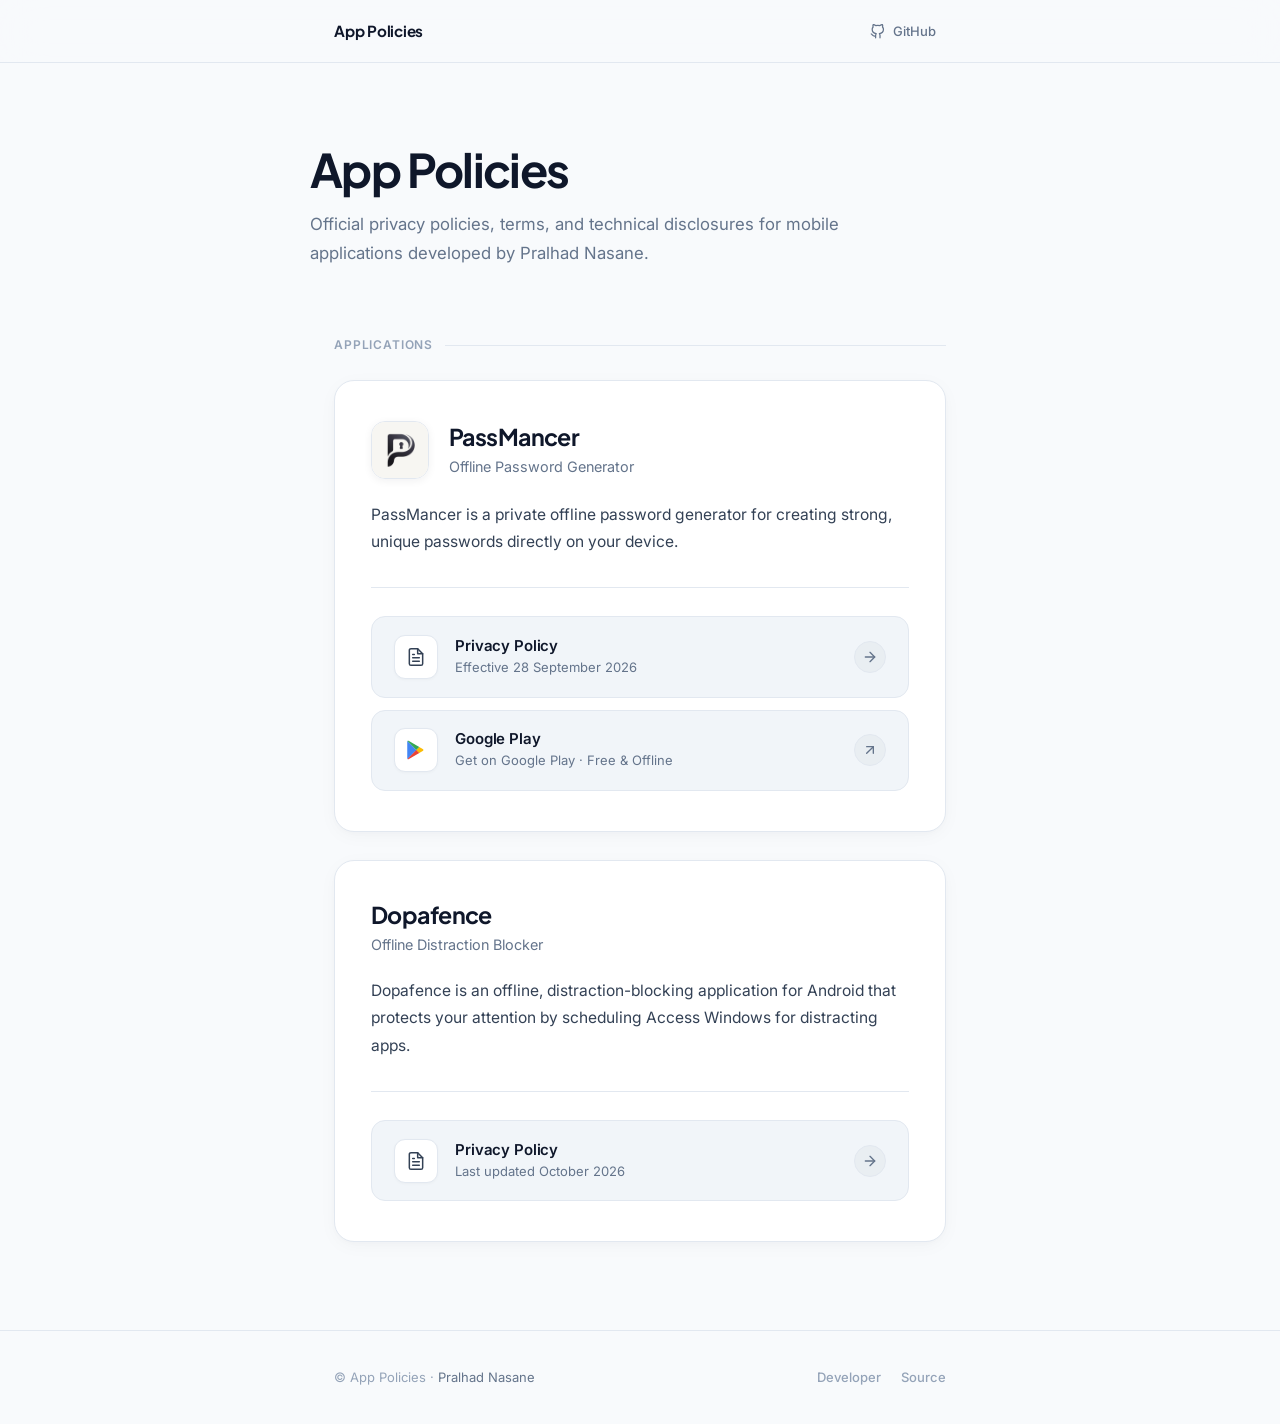
<file: index.html>
<!DOCTYPE html>
<html lang="en">
<head>
  <meta charset="UTF-8">
  <meta name="viewport" content="width=device-width, initial-scale=1.0">
  <meta name="description" content="Public privacy policies, terms, and legal documentation for mobile applications developed by Pralhad Nasane.">
  <meta name="author" content="Pralhad Nasane">
  <meta name="theme-color" content="#f8fafc">
  <meta name="robots" content="index, follow">

  <title>App Policies — Privacy &amp; Legal Documentation</title>

  <!-- Google Fonts: Plus Jakarta Sans for headings, Inter for body, JetBrains Mono for code -->
  <link rel="preconnect" href="https://fonts.googleapis.com">
  <link rel="preconnect" href="https://fonts.gstatic.com" crossorigin>
  <link href="https://fonts.googleapis.com/css2?family=Plus+Jakarta+Sans:wght@500;600;700;800&family=Inter:wght@400;500;600;700&family=JetBrains+Mono:wght@400;500;600&display=swap" rel="stylesheet">

  <link rel="icon" type="image/svg+xml" href="./assets/favicon.svg">
  <link rel="stylesheet" href="./styles.css">
</head>
<body>

  <!-- Site Header -->
  <header class="site-header">
    <div class="header-inner">
      <a href="./index.html" class="brand" aria-label="App Policies Homepage">App Policies</a>
      <div class="header-actions">
        <a href="https://github.com/Pralhad-Nasane/app-policies" target="_blank" rel="noopener noreferrer" class="header-link" aria-label="View source repository on GitHub">
          <svg xmlns="http://www.w3.org/2000/svg" width="15" height="15" viewBox="0 0 24 24" fill="none" stroke="currentColor" stroke-width="2" stroke-linecap="round" stroke-linejoin="round" aria-hidden="true">
            <path d="M9 19c-5 1.5-5-2.5-7-3m14 6v-3.87a3.37 3.37 0 0 0-.94-2.61c3.14-.35 6.44-1.54 6.44-7A5.44 5.44 0 0 0 20 4.77 5.07 5.07 0 0 0 19.91 1S18.73.65 16 2.48a13.38 13.38 0 0 0-7 0C6.27.65 5.09 1 5.09 1A5.07 5.07 0 0 0 5 4.77a5.44 5.44 0 0 0-1.5 3.78c0 5.42 3.3 6.61 6.44 7A3.37 3.37 0 0 0 9 18.13V22"/>
          </svg>
          <span>GitHub</span>
        </a>
      </div>
    </div>
  </header>

  <!-- Hero Section -->
  <section class="hero-section">
    <div class="hero-inner">
      <h1 class="hero-title">App Policies</h1>
      <p class="hero-subtitle">Official privacy policies, terms, and technical disclosures for mobile applications developed by Pralhad Nasane.</p>
    </div>
  </section>

  <!-- Main Content Area -->
  <main class="content">

    <div class="section-divider">
      <span class="section-label">Applications</span>
      <span class="section-divider-line" aria-hidden="true"></span>
    </div>

    <!-- PassMancer Application Showcase Card -->
    <article class="app-card">
      <div class="app-card-header">
        <img src="./assets/passmancer-logo.png" alt="PassMancer Logo" class="app-logo" width="58" height="58">
        <div class="app-card-title-group">
          <h2 class="app-name">PassMancer</h2>
          <p class="app-tagline">Offline Password Generator</p>
        </div>
      </div>

      <p class="app-desc">PassMancer is a private offline password generator for creating strong, unique passwords directly on your device.</p>

      <nav class="actions" aria-label="PassMancer Links">
        <a href="./passmancer/privacy-policy/index.html" class="action-row">
          <div class="action-row-left">
            <div class="action-icon" aria-hidden="true">
              <svg xmlns="http://www.w3.org/2000/svg" width="20" height="20" viewBox="0 0 24 24" fill="none" stroke="currentColor" stroke-width="1.8" stroke-linecap="round" stroke-linejoin="round">
                <path d="M14 2H6a2 2 0 0 0-2 2v16a2 2 0 0 0 2 2h12a2 2 0 0 0 2-2V8z"></path>
                <polyline points="14 2 14 8 20 8"></polyline>
                <line x1="16" y1="13" x2="8" y2="13"></line>
                <line x1="16" y1="17" x2="8" y2="17"></line>
                <polyline points="10 9 9 9 8 9"></polyline>
              </svg>
            </div>
            <div class="action-text">
              <span class="action-title">Privacy Policy</span>
              <span class="action-meta">Effective 28 September 2026</span>
            </div>
          </div>
          <div class="action-arrow" aria-hidden="true">
            <svg xmlns="http://www.w3.org/2000/svg" width="16" height="16" viewBox="0 0 24 24" fill="none" stroke="currentColor" stroke-width="2" stroke-linecap="round" stroke-linejoin="round">
              <line x1="5" y1="12" x2="19" y2="12"></line>
              <polyline points="12 5 19 12 12 19"></polyline>
            </svg>
          </div>
        </a>

        <a href="https://play.google.com/store/apps/details?id=com.passmancer.android&amp;pcampaignid=web_share" target="_blank" rel="noopener noreferrer" class="action-row">
          <div class="action-row-left">
            <div class="action-icon action-icon-play" aria-hidden="true">
              <svg viewBox="0 0 512 512" width="20" height="20" fill="none" xmlns="http://www.w3.org/2000/svg">
                <path d="M38.5 28.5c-4.4 4.7-6.8 11.5-6.8 19.9v415.2c0 8.4 2.4 15.2 6.8 19.9l1.1 1.1L263 261.2v-6.4L39.6 27.4l-1.1 1.1z" fill="#4285F4"/>
                <path d="M337.8 336.5l-74.8-75.3v-6.4l74.8-75.3 1.7 1 88.5 50.3c25.3 14.4 25.3 37.9 0 52.3l-88.5 50.3-1.7 3.1z" fill="#FBBC04"/>
                <path d="M339.5 333.4L263 256.9 38.5 484.6c8.3 8.8 22.1 9.9 37.5 1.1l263.5-152.3z" fill="#EA4335"/>
                <path d="M339.5 178.6L76 26.3C60.6 17.5 46.8 18.6 38.5 27.4L263 255.1l76.5-76.5z" fill="#34A853"/>
              </svg>
            </div>
            <div class="action-text">
              <span class="action-title">Google Play</span>
              <span class="action-meta">Get on Google Play · Free &amp; Offline</span>
            </div>
          </div>
          <div class="action-arrow" aria-hidden="true">
            <svg xmlns="http://www.w3.org/2000/svg" width="16" height="16" viewBox="0 0 24 24" fill="none" stroke="currentColor" stroke-width="2" stroke-linecap="round" stroke-linejoin="round">
              <line x1="7" y1="17" x2="17" y2="7"></line>
              <polyline points="7 7 17 7 17 17"></polyline>
            </svg>
          </div>
        </a>
      </nav>
    </article>

    <!-- Dopafence Application Showcase Card -->
    <article class="app-card">
      <div class="app-card-header">
        <div class="app-card-title-group">
          <h2 class="app-name">Dopafence</h2>
          <p class="app-tagline">Offline Distraction Blocker</p>
        </div>
      </div>

      <p class="app-desc">Dopafence is an offline, distraction-blocking application for Android that protects your attention by scheduling Access Windows for distracting apps.</p>

      <nav class="actions" aria-label="Dopafence Links">
        <a href="./dopafence/privacy-policy/index.html" class="action-row">
          <div class="action-row-left">
            <div class="action-icon" aria-hidden="true">
              <svg xmlns="http://www.w3.org/2000/svg" width="20" height="20" viewBox="0 0 24 24" fill="none" stroke="currentColor" stroke-width="1.8" stroke-linecap="round" stroke-linejoin="round">
                <path d="M14 2H6a2 2 0 0 0-2 2v16a2 2 0 0 0 2 2h12a2 2 0 0 0 2-2V8z"></path>
                <polyline points="14 2 14 8 20 8"></polyline>
                <line x1="16" y1="13" x2="8" y2="13"></line>
                <line x1="16" y1="17" x2="8" y2="17"></line>
                <polyline points="10 9 9 9 8 9"></polyline>
              </svg>
            </div>
            <div class="action-text">
              <span class="action-title">Privacy Policy</span>
              <span class="action-meta">Last updated October 2026</span>
            </div>
          </div>
          <div class="action-arrow" aria-hidden="true">
            <svg xmlns="http://www.w3.org/2000/svg" width="16" height="16" viewBox="0 0 24 24" fill="none" stroke="currentColor" stroke-width="2" stroke-linecap="round" stroke-linejoin="round">
              <line x1="5" y1="12" x2="19" y2="12"></line>
              <polyline points="12 5 19 12 12 19"></polyline>
            </svg>
          </div>
        </a>
      </nav>
    </article>

  </main>

  <!-- Site Footer -->
  <footer class="site-footer">
    <div class="footer-inner">
      <span class="footer-text">&copy; App Policies · <a href="https://github.com/Pralhad-Nasane" target="_blank" rel="noopener noreferrer">Pralhad Nasane</a></span>
      <div class="footer-links">
        <a href="https://github.com/Pralhad-Nasane" target="_blank" rel="noopener noreferrer" class="footer-link">Developer</a>
        <a href="https://github.com/Pralhad-Nasane/app-policies" target="_blank" rel="noopener noreferrer" class="footer-link">Source</a>
      </div>
    </div>
  </footer>

</body>
</html>
</file>
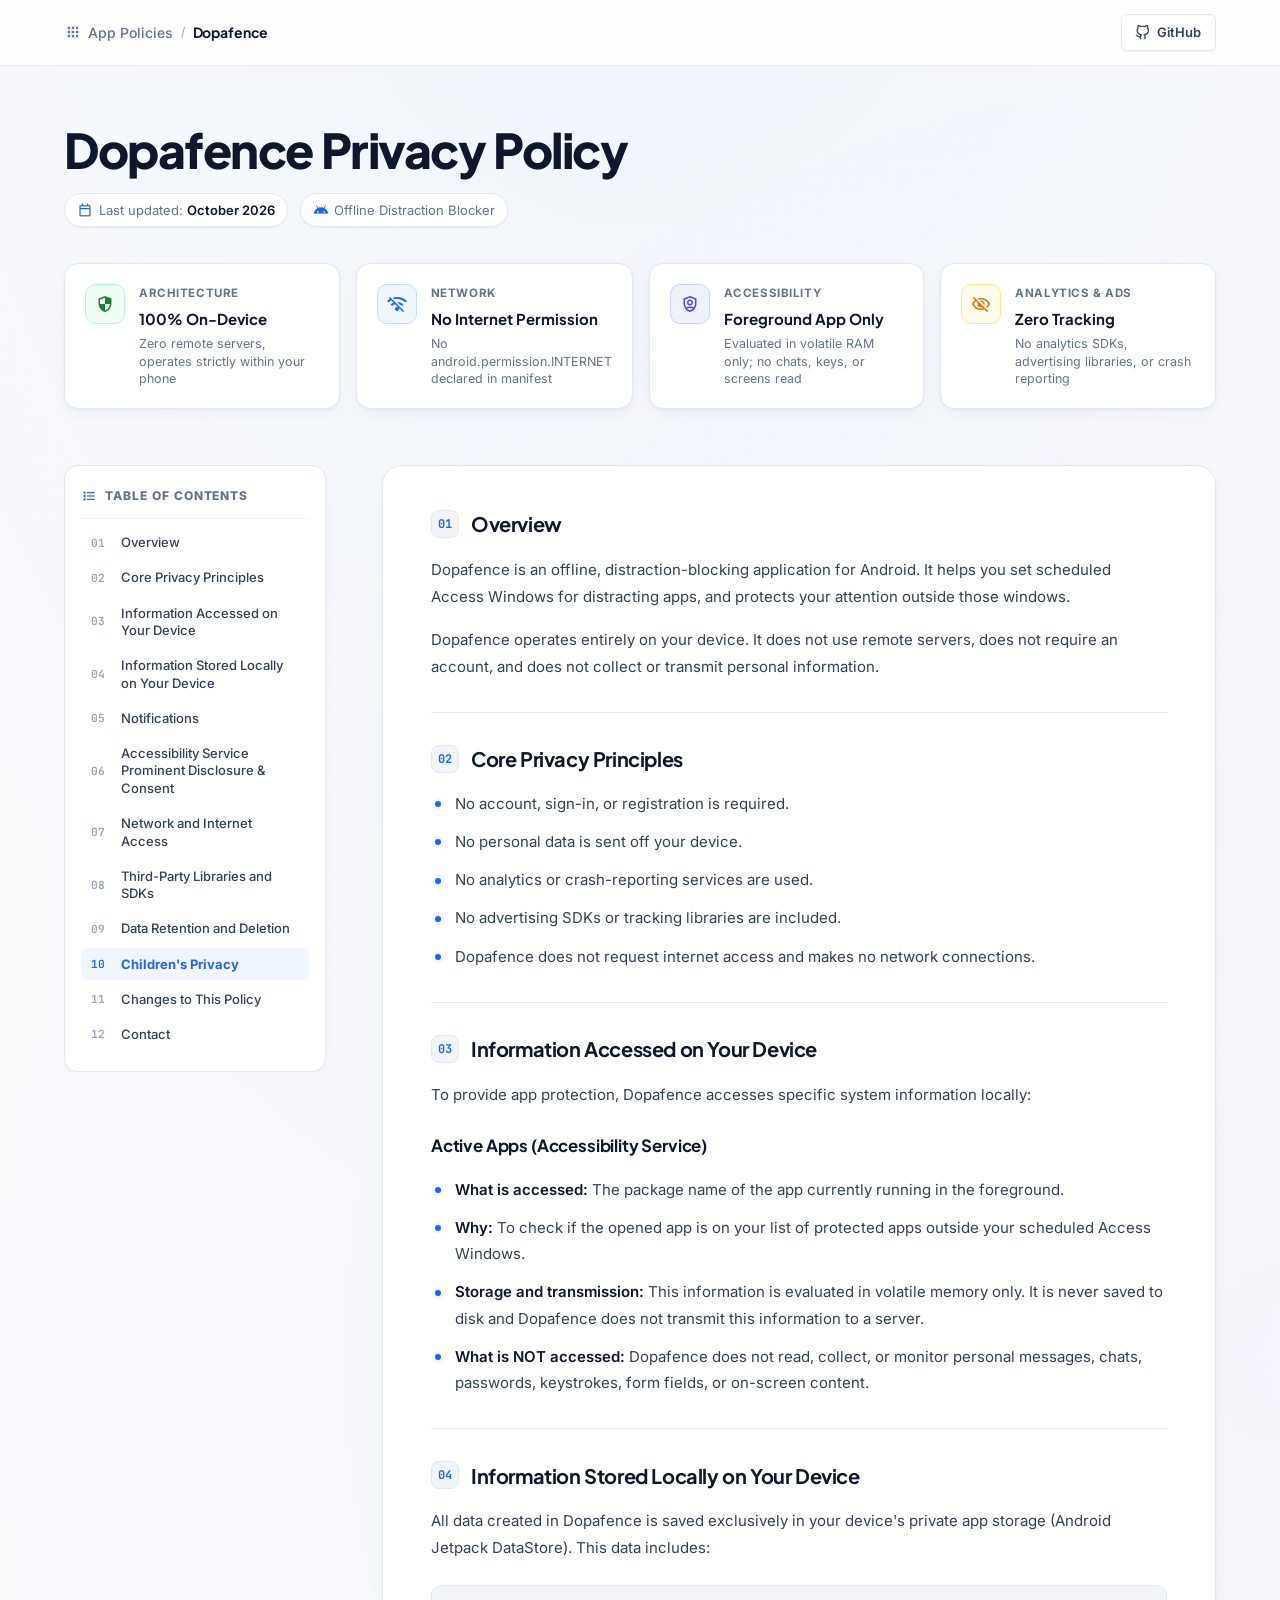
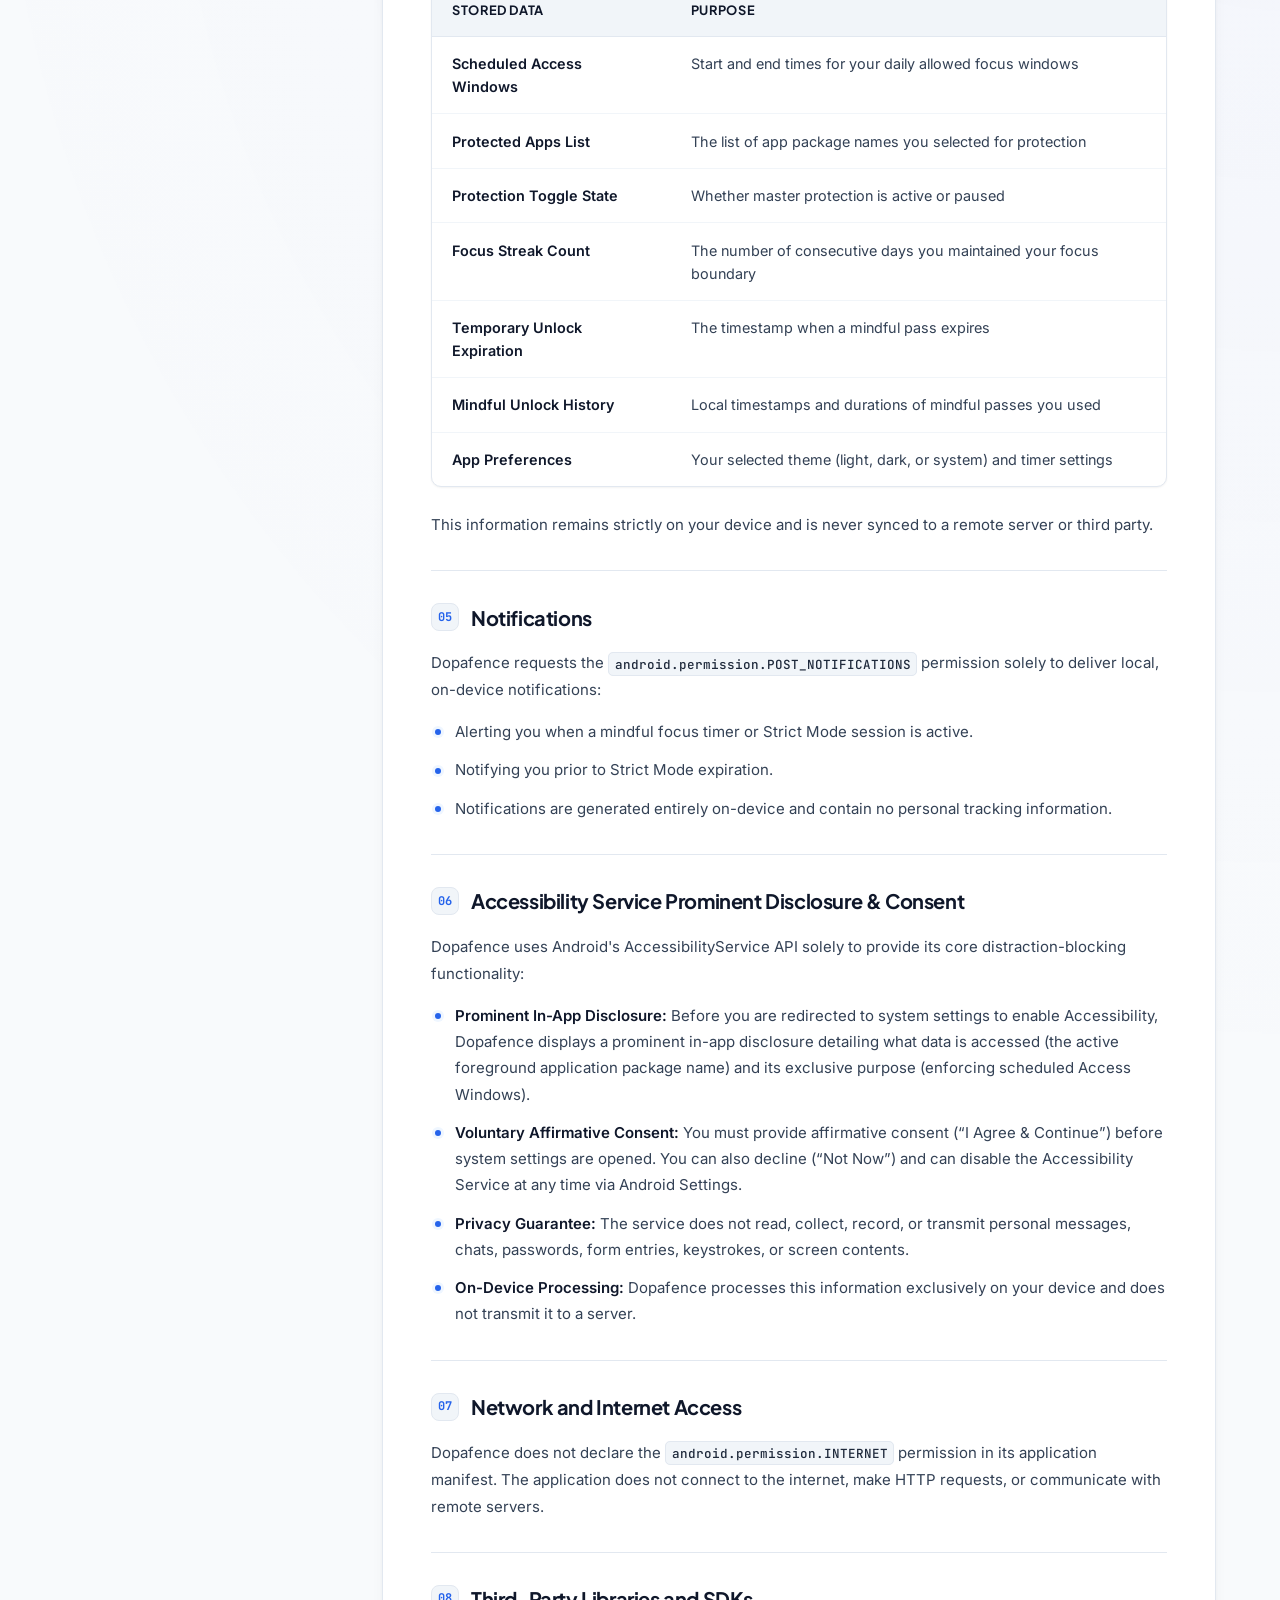
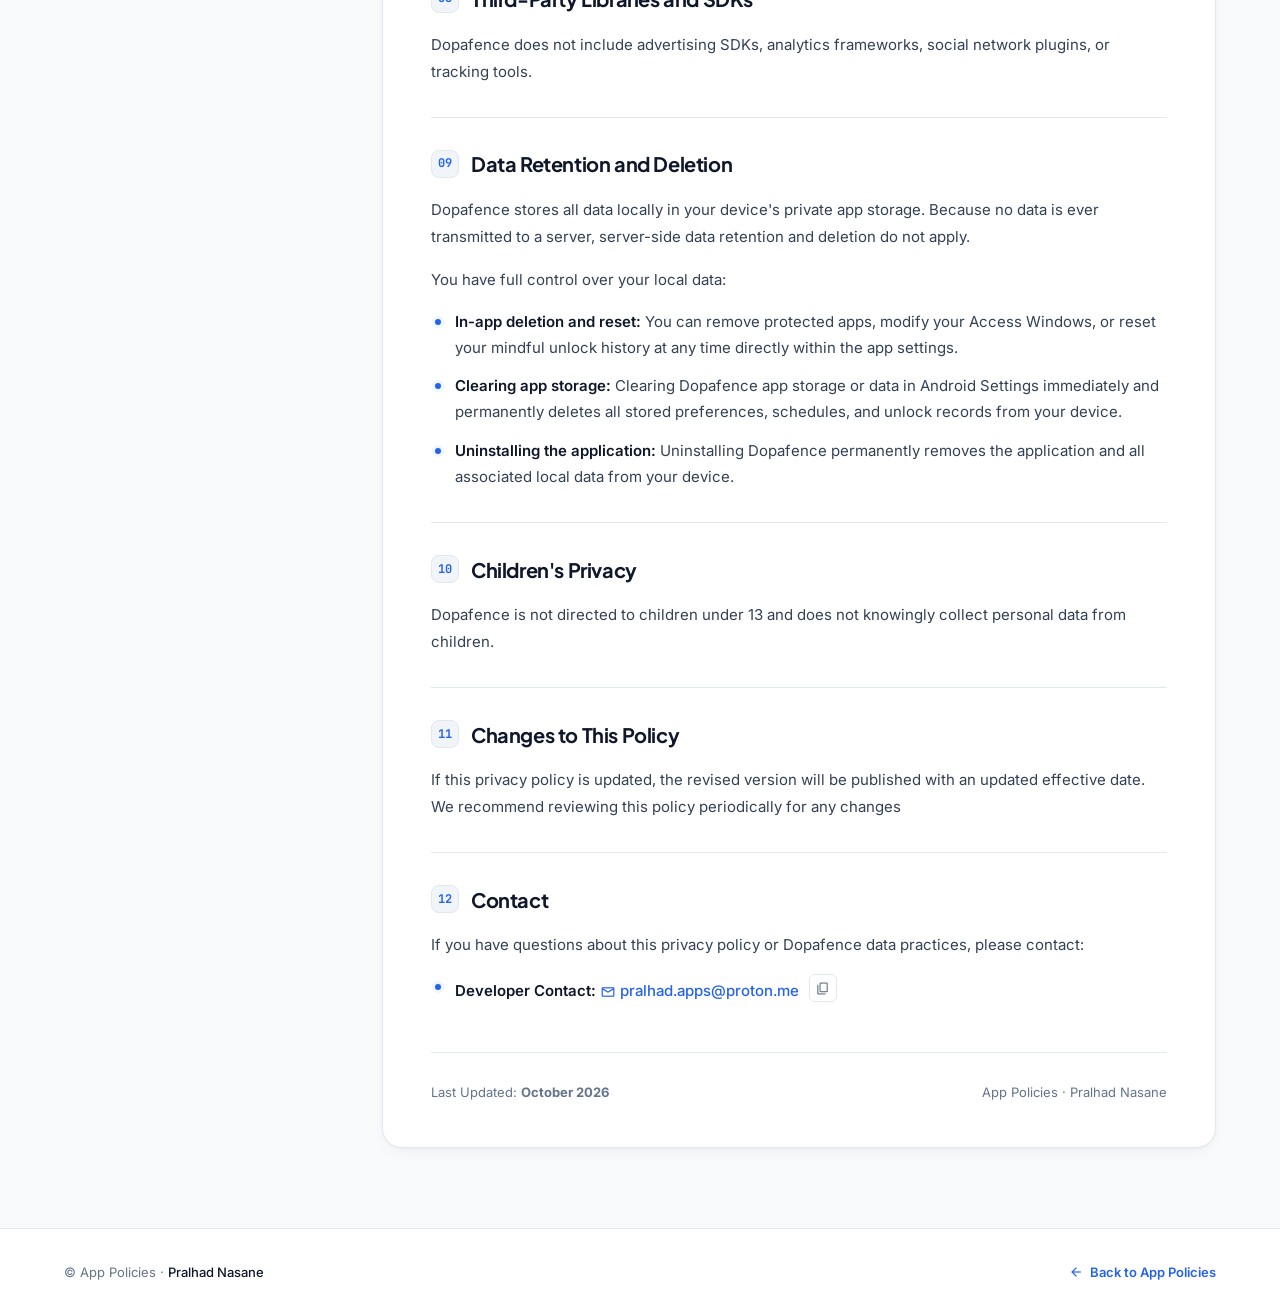
<file: dopafence/privacy-policy/index.html>
<!DOCTYPE html>
<html lang="en">
<head>
  <meta charset="UTF-8">
  <meta name="viewport" content="width=device-width, initial-scale=1.0">
  <meta name="description" content="Official Privacy Policy for Dopafence Android app — an offline, distraction-blocking application created by Pralhad Nasane.">
  <meta name="author" content="Pralhad Nasane">
  <meta name="theme-color" content="#f8fafc">
  <meta name="robots" content="index, follow">

  <title>Dopafence Privacy Policy · App Policies</title>

  <!-- Google Fonts: Plus Jakarta Sans for headings, Inter for body, JetBrains Mono for code -->
  <link rel="preconnect" href="https://fonts.googleapis.com">
  <link rel="preconnect" href="https://fonts.gstatic.com" crossorigin>
  <link href="https://fonts.googleapis.com/css2?family=Plus+Jakarta+Sans:wght@500;600;700;800&family=Inter:wght@400;500;600;700&family=JetBrains+Mono:wght@400;500;600&display=swap" rel="stylesheet">
  <link href="https://fonts.googleapis.com/css2?family=Material+Symbols+Outlined:opsz,wght,FILL,GRAD@20..48,100..700,0..1,-50..200" rel="stylesheet">

  <link rel="icon" type="image/svg+xml" href="../../assets/favicon.svg">
  <link rel="stylesheet" href="./styles.css">
</head>
<body>

  <!-- Top Scroll Reading Progress Indicator -->
  <div id="reading-progress" aria-hidden="true"></div>

  <!-- Header -->
  <header class="site-header">
    <div class="header-inner">
      <nav class="brand-nav" aria-label="Breadcrumb">
        <a href="../../index.html" class="brand-crumb">
          <span class="material-symbols-outlined" style="font-size:18px;">apps</span>
          <span>App Policies</span>
        </a>
        <span class="brand-sep">/</span>
        <span class="brand-current">Dopafence</span>
      </nav>
      <div class="header-actions">
        <a href="https://github.com/Pralhad-Nasane" target="_blank" rel="noopener noreferrer" class="header-link" aria-label="Developer GitHub profile">
          <svg xmlns="http://www.w3.org/2000/svg" width="15" height="15" viewBox="0 0 24 24" fill="none" stroke="currentColor" stroke-width="2" stroke-linecap="round" stroke-linejoin="round" aria-hidden="true">
            <path d="M9 19c-5 1.5-5-2.5-7-3m14 6v-3.87a3.37 3.37 0 0 0-.94-2.61c3.14-.35 6.44-1.54 6.44-7A5.44 5.44 0 0 0 20 4.77 5.07 5.07 0 0 0 19.91 1S18.73.65 16 2.48a13.38 13.38 0 0 0-7 0C6.27.65 5.09 1 5.09 1A5.07 5.07 0 0 0 5 4.77a5.44 5.44 0 0 0-1.5 3.78c0 5.42 3.3 6.61 6.44 7A3.37 3.37 0 0 0 9 18.13V22"/>
          </svg>
          <span>GitHub</span>
        </a>
      </div>
    </div>
  </header>

  <!-- Policy Hero -->
  <section class="policy-hero">
    <h1 class="policy-title">Dopafence Privacy Policy</h1>
    <div class="policy-meta-bar">
      <div class="meta-chip">
        <span class="material-symbols-outlined" style="font-size: 16px; color: var(--accent-primary);">calendar_today</span>
        <span>Last updated: <strong>October 2026</strong></span>
      </div>
      <div class="meta-chip">
        <span class="material-symbols-outlined" style="font-size: 16px; color: var(--accent-primary);">android</span>
        <span>Offline Distraction Blocker</span>
      </div>
    </div>

    <!-- Executive Summary -->
    <div class="trust-grid">
      <div class="trust-card">
        <div class="trust-icon-wrap green">
          <span class="material-symbols-outlined">security</span>
        </div>
        <div class="trust-content">
          <span class="trust-label">Architecture</span>
          <span class="trust-value">100% On-Device</span>
          <span class="trust-desc">Zero remote servers, operates strictly within your phone</span>
        </div>
      </div>
      <div class="trust-card">
        <div class="trust-icon-wrap blue">
          <span class="material-symbols-outlined">wifi_off</span>
        </div>
        <div class="trust-content">
          <span class="trust-label">Network</span>
          <span class="trust-value">No Internet Permission</span>
          <span class="trust-desc">No android.permission.INTERNET declared in manifest</span>
        </div>
      </div>
      <div class="trust-card">
        <div class="trust-icon-wrap indigo">
          <span class="material-symbols-outlined">shield_person</span>
        </div>
        <div class="trust-content">
          <span class="trust-label">Accessibility</span>
          <span class="trust-value">Foreground App Only</span>
          <span class="trust-desc">Evaluated in volatile RAM only; no chats, keys, or screens read</span>
        </div>
      </div>
      <div class="trust-card">
        <div class="trust-icon-wrap amber">
          <span class="material-symbols-outlined">visibility_off</span>
        </div>
        <div class="trust-content">
          <span class="trust-label">Analytics &amp; Ads</span>
          <span class="trust-value">Zero Tracking</span>
          <span class="trust-desc">No analytics SDKs, advertising libraries, or crash reporting</span>
        </div>
      </div>
    </div>
  </section>

  <!-- Main Container: Sticky Table of Contents + Policy Content -->
  <div class="layout-container">

    <!-- Sticky Table of Contents Sidebar -->
    <aside class="toc-sidebar" aria-label="Table of Contents">
      <div class="toc-panel">
        <div class="toc-header">
          <span class="material-symbols-outlined">format_list_bulleted</span>
          <span>Table of Contents</span>
        </div>
        <ul class="toc-list">
          <li><a href="#section-1" class="toc-link"><span class="toc-num">01</span><span>Overview</span></a></li>
          <li><a href="#section-2" class="toc-link"><span class="toc-num">02</span><span>Core Privacy Principles</span></a></li>
          <li><a href="#section-3" class="toc-link"><span class="toc-num">03</span><span>Information Accessed on Your Device</span></a></li>
          <li><a href="#section-4" class="toc-link"><span class="toc-num">04</span><span>Information Stored Locally on Your Device</span></a></li>
          <li><a href="#section-5" class="toc-link"><span class="toc-num">05</span><span>Notifications</span></a></li>
          <li><a href="#section-6" class="toc-link"><span class="toc-num">06</span><span>Accessibility Service Prominent Disclosure &amp; Consent</span></a></li>
          <li><a href="#section-7" class="toc-link"><span class="toc-num">07</span><span>Network and Internet Access</span></a></li>
          <li><a href="#section-8" class="toc-link"><span class="toc-num">08</span><span>Third-Party Libraries and SDKs</span></a></li>
          <li><a href="#section-9" class="toc-link"><span class="toc-num">09</span><span>Data Retention and Deletion</span></a></li>
          <li><a href="#section-10" class="toc-link"><span class="toc-num">10</span><span>Children's Privacy</span></a></li>
          <li><a href="#section-11" class="toc-link"><span class="toc-num">11</span><span>Changes to This Policy</span></a></li>
          <li><a href="#section-12" class="toc-link"><span class="toc-num">12</span><span>Contact</span></a></li>
        </ul>
      </div>
    </aside>

    <!-- Main Policy Article -->
    <article class="document-article">

      <!-- Section 1 -->
      <section id="section-1" class="policy-section">
        <div class="section-head">
          <span class="section-num-badge">01</span>
          <h2>Overview</h2>
        </div>
        <p>Dopafence is an offline, distraction-blocking application for Android. It helps you set scheduled Access Windows for distracting apps, and protects your attention outside those windows.</p>
        <p>Dopafence operates entirely on your device. It does not use remote servers, does not require an account, and does not collect or transmit personal information.</p>
      </section>

      <!-- Section 2 -->
      <section id="section-2" class="policy-section">
        <div class="section-head">
          <span class="section-num-badge">02</span>
          <h2>Core Privacy Principles</h2>
        </div>
        <ul>
          <li>No account, sign-in, or registration is required.</li>
          <li>No personal data is sent off your device.</li>
          <li>No analytics or crash-reporting services are used.</li>
          <li>No advertising SDKs or tracking libraries are included.</li>
          <li>Dopafence does not request internet access and makes no network connections.</li>
        </ul>
      </section>

      <!-- Section 3 -->
      <section id="section-3" class="policy-section">
        <div class="section-head">
          <span class="section-num-badge">03</span>
          <h2>Information Accessed on Your Device</h2>
        </div>
        <p>To provide app protection, Dopafence accesses specific system information locally:</p>

        <h3>Active Apps (Accessibility Service)</h3>
        <ul>
          <li><strong>What is accessed:</strong> The package name of the app currently running in the foreground.</li>
          <li><strong>Why:</strong> To check if the opened app is on your list of protected apps outside your scheduled Access Windows.</li>
          <li><strong>Storage and transmission:</strong> This information is evaluated in volatile memory only. It is never saved to disk and Dopafence does not transmit this information to a server.</li>
          <li><strong>What is NOT accessed:</strong> Dopafence does not read, collect, or monitor personal messages, chats, passwords, keystrokes, form fields, or on-screen content.</li>
        </ul>
      </section>

      <!-- Section 4 -->
      <section id="section-4" class="policy-section">
        <div class="section-head">
          <span class="section-num-badge">04</span>
          <h2>Information Stored Locally on Your Device</h2>
        </div>
        <p>All data created in Dopafence is saved exclusively in your device's private app storage (Android Jetpack DataStore). This data includes:</p>

        <div class="table-container">
          <table class="policy-table">
            <thead>
              <tr>
                <th scope="col">Stored Data</th>
                <th scope="col">Purpose</th>
              </tr>
            </thead>
            <tbody>
              <tr>
                <td><span class="table-tag">Scheduled Access Windows</span></td>
                <td>Start and end times for your daily allowed focus windows</td>
              </tr>
              <tr>
                <td><span class="table-tag">Protected Apps List</span></td>
                <td>The list of app package names you selected for protection</td>
              </tr>
              <tr>
                <td><span class="table-tag">Protection Toggle State</span></td>
                <td>Whether master protection is active or paused</td>
              </tr>
              <tr>
                <td><span class="table-tag">Focus Streak Count</span></td>
                <td>The number of consecutive days you maintained your focus boundary</td>
              </tr>
              <tr>
                <td><span class="table-tag">Temporary Unlock Expiration</span></td>
                <td>The timestamp when a mindful pass expires</td>
              </tr>
              <tr>
                <td><span class="table-tag">Mindful Unlock History</span></td>
                <td>Local timestamps and durations of mindful passes you used</td>
              </tr>
              <tr>
                <td><span class="table-tag">App Preferences</span></td>
                <td>Your selected theme (light, dark, or system) and timer settings</td>
              </tr>
            </tbody>
          </table>
        </div>

        <p>This information remains strictly on your device and is never synced to a remote server or third party.</p>
      </section>

      <!-- Section 5 -->
      <section id="section-5" class="policy-section">
        <div class="section-head">
          <span class="section-num-badge">05</span>
          <h2>Notifications</h2>
        </div>
        <p>Dopafence requests the <code>android.permission.POST_NOTIFICATIONS</code> permission solely to deliver local, on-device notifications:</p>
        <ul>
          <li>Alerting you when a mindful focus timer or Strict Mode session is active.</li>
          <li>Notifying you prior to Strict Mode expiration.</li>
          <li>Notifications are generated entirely on-device and contain no personal tracking information.</li>
        </ul>
      </section>

      <!-- Section 6 -->
      <section id="section-6" class="policy-section">
        <div class="section-head">
          <span class="section-num-badge">06</span>
          <h2>Accessibility Service Prominent Disclosure &amp; Consent</h2>
        </div>
        <p>Dopafence uses Android's AccessibilityService API solely to provide its core distraction-blocking functionality:</p>
        <ul>
          <li><strong>Prominent In-App Disclosure:</strong> Before you are redirected to system settings to enable Accessibility, Dopafence displays a prominent in-app disclosure detailing what data is accessed (the active foreground application package name) and its exclusive purpose (enforcing scheduled Access Windows).</li>
          <li><strong>Voluntary Affirmative Consent:</strong> You must provide affirmative consent (&ldquo;I Agree &amp; Continue&rdquo;) before system settings are opened. You can also decline (&ldquo;Not Now&rdquo;) and can disable the Accessibility Service at any time via Android Settings.</li>
          <li><strong>Privacy Guarantee:</strong> The service does not read, collect, record, or transmit personal messages, chats, passwords, form entries, keystrokes, or screen contents.</li>
          <li><strong>On-Device Processing:</strong> Dopafence processes this information exclusively on your device and does not transmit it to a server.</li>
        </ul>
      </section>

      <!-- Section 7 -->
      <section id="section-7" class="policy-section">
        <div class="section-head">
          <span class="section-num-badge">07</span>
          <h2>Network and Internet Access</h2>
        </div>
        <p>Dopafence does not declare the <code>android.permission.INTERNET</code> permission in its application manifest. The application does not connect to the internet, make HTTP requests, or communicate with remote servers.</p>
      </section>

      <!-- Section 8 -->
      <section id="section-8" class="policy-section">
        <div class="section-head">
          <span class="section-num-badge">08</span>
          <h2>Third-Party Libraries and SDKs</h2>
        </div>
        <p>Dopafence does not include advertising SDKs, analytics frameworks, social network plugins, or tracking tools.</p>
      </section>

      <!-- Section 9 -->
      <section id="section-9" class="policy-section">
        <div class="section-head">
          <span class="section-num-badge">09</span>
          <h2>Data Retention and Deletion</h2>
        </div>
        <p>Dopafence stores all data locally in your device's private app storage. Because no data is ever transmitted to a server, server-side data retention and deletion do not apply.</p>
        <p>You have full control over your local data:</p>
        <ul>
          <li><strong>In-app deletion and reset:</strong> You can remove protected apps, modify your Access Windows, or reset your mindful unlock history at any time directly within the app settings.</li>
          <li><strong>Clearing app storage:</strong> Clearing Dopafence app storage or data in Android Settings immediately and permanently deletes all stored preferences, schedules, and unlock records from your device.</li>
          <li><strong>Uninstalling the application:</strong> Uninstalling Dopafence permanently removes the application and all associated local data from your device.</li>
        </ul>
      </section>

      <!-- Section 10 -->
      <section id="section-10" class="policy-section">
        <div class="section-head">
          <span class="section-num-badge">10</span>
          <h2>Children's Privacy</h2>
        </div>
        <p>Dopafence is not directed to children under 13 and does not knowingly collect personal data from children.</p>
      </section>

      <!-- Section 11 -->
      <section id="section-11" class="policy-section">
        <div class="section-head">
          <span class="section-num-badge">11</span>
          <h2>Changes to This Policy</h2>
        </div>
        <p>If this privacy policy is updated, the revised version will be published with an updated effective date. We recommend reviewing this policy periodically for any changes</p>
      </section>

      <!-- Section 12 -->
      <section id="section-12" class="policy-section">
        <div class="section-head">
          <span class="section-num-badge">12</span>
          <h2>Contact</h2>
        </div>
        <p>If you have questions about this privacy policy or Dopafence data practices, please contact:</p>
        <ul>
          <li>
            <strong>Developer Contact:</strong>
            <span class="email-val-wrapper">
              <span class="material-symbols-outlined" style="font-size: 16px; color: var(--accent-primary);">mail</span>
              <span class="protected-email-text" data-key="cHJhbGhhZC5hcHBzQHByb3Rvbi5tZQ==">
                <span class="email-text">pralhad.apps [at] proton.me</span>
              </span>
              <button type="button" class="copy-email-btn" aria-label="Copy email address" title="Copy email address">
                <span class="material-symbols-outlined copy-icon">content_copy</span>
              </button>
            </span>
          </li>
        </ul>
      </section>

      <!-- Document Footer Seal -->
      <footer class="document-footer-seal">
        <div class="seal-left">
          <span>Last Updated: <strong>October 2026</strong></span>
        </div>
        <span>App Policies · Pralhad Nasane</span>
      </footer>

    </article>

  </div>

  <!-- Back to Top Floating Button -->
  <button id="back-to-top" aria-label="Back to top">
    <span class="material-symbols-outlined">arrow_upward</span>
  </button>

  <!-- Site Footer -->
  <footer class="site-footer">
    <div class="footer-inner">
      <span class="footer-text">&copy; App Policies · <a href="https://github.com/Pralhad-Nasane" target="_blank" rel="noopener noreferrer">Pralhad Nasane</a></span>
      <a href="../../index.html" class="footer-link">
        <span class="material-symbols-outlined" style="font-size: 16px;">arrow_back</span>
        <span>Back to App Policies</span>
      </a>
    </div>
  </footer>

  <!-- Interactive JavaScript for Progress, Active TOC, and Obfuscated Email -->
  <script>
    // Reading Progress Bar
    const progressBar = document.getElementById('reading-progress');
    window.addEventListener('scroll', () => {
      const docHeight = document.documentElement.scrollHeight - document.documentElement.clientHeight;
      const scrolled = docHeight > 0 ? (window.scrollY / docHeight) * 100 : 0;
      progressBar.style.width = scrolled + '%';
    }, { passive: true });

    // Back to Top Button
    const backToTopBtn = document.getElementById('back-to-top');
    window.addEventListener('scroll', () => {
      if (window.scrollY > 400) {
        backToTopBtn.classList.add('visible');
      } else {
        backToTopBtn.classList.remove('visible');
      }
    }, { passive: true });

    backToTopBtn.addEventListener('click', () => {
      window.scrollTo({ top: 0, behavior: 'smooth' });
    });

    // Active TOC link on scroll with IntersectionObserver
    const sections = document.querySelectorAll('.policy-section');
    const tocLinks = document.querySelectorAll('.toc-link');

    const observer = new IntersectionObserver((entries) => {
      entries.forEach(entry => {
        if (entry.isIntersecting) {
          const id = entry.target.getAttribute('id');
          tocLinks.forEach(link => {
            if (link.getAttribute('href') === '#' + id) {
              link.classList.add('active');
            } else {
              link.classList.remove('active');
            }
          });
        }
      });
    }, {
      rootMargin: '-100px 0px -70% 0px'
    });

    sections.forEach(section => observer.observe(section));

    // Obfuscated Email Decode & Copy functionality
    document.querySelectorAll('.protected-email-text').forEach(el => {
      const encoded = el.getAttribute('data-key');
      if (encoded) {
        try {
          const decoded = atob(encoded);
          const textSpan = el.querySelector('.email-text') || el;
          textSpan.textContent = decoded;

          const wrapper = el.closest('.email-val-wrapper');
          if (wrapper) {
            const copyBtn = wrapper.querySelector('.copy-email-btn');
            if (copyBtn) {
              copyBtn.addEventListener('click', async (e) => {
                e.preventDefault();
                try {
                  await navigator.clipboard.writeText(decoded);
                  const icon = copyBtn.querySelector('.copy-icon');
                  if (icon) {
                    icon.textContent = 'check';
                    copyBtn.classList.add('copied');
                    setTimeout(() => {
                      icon.textContent = 'content_copy';
                      copyBtn.classList.remove('copied');
                    }, 2000);
                  }
                } catch (err) {
                  prompt('Contact email:', decoded);
                }
              });
            }
          }
        } catch (e) {
          console.error('Failed to decode email', e);
        }
      }
    });
  </script>

</body>
</html>
</file>
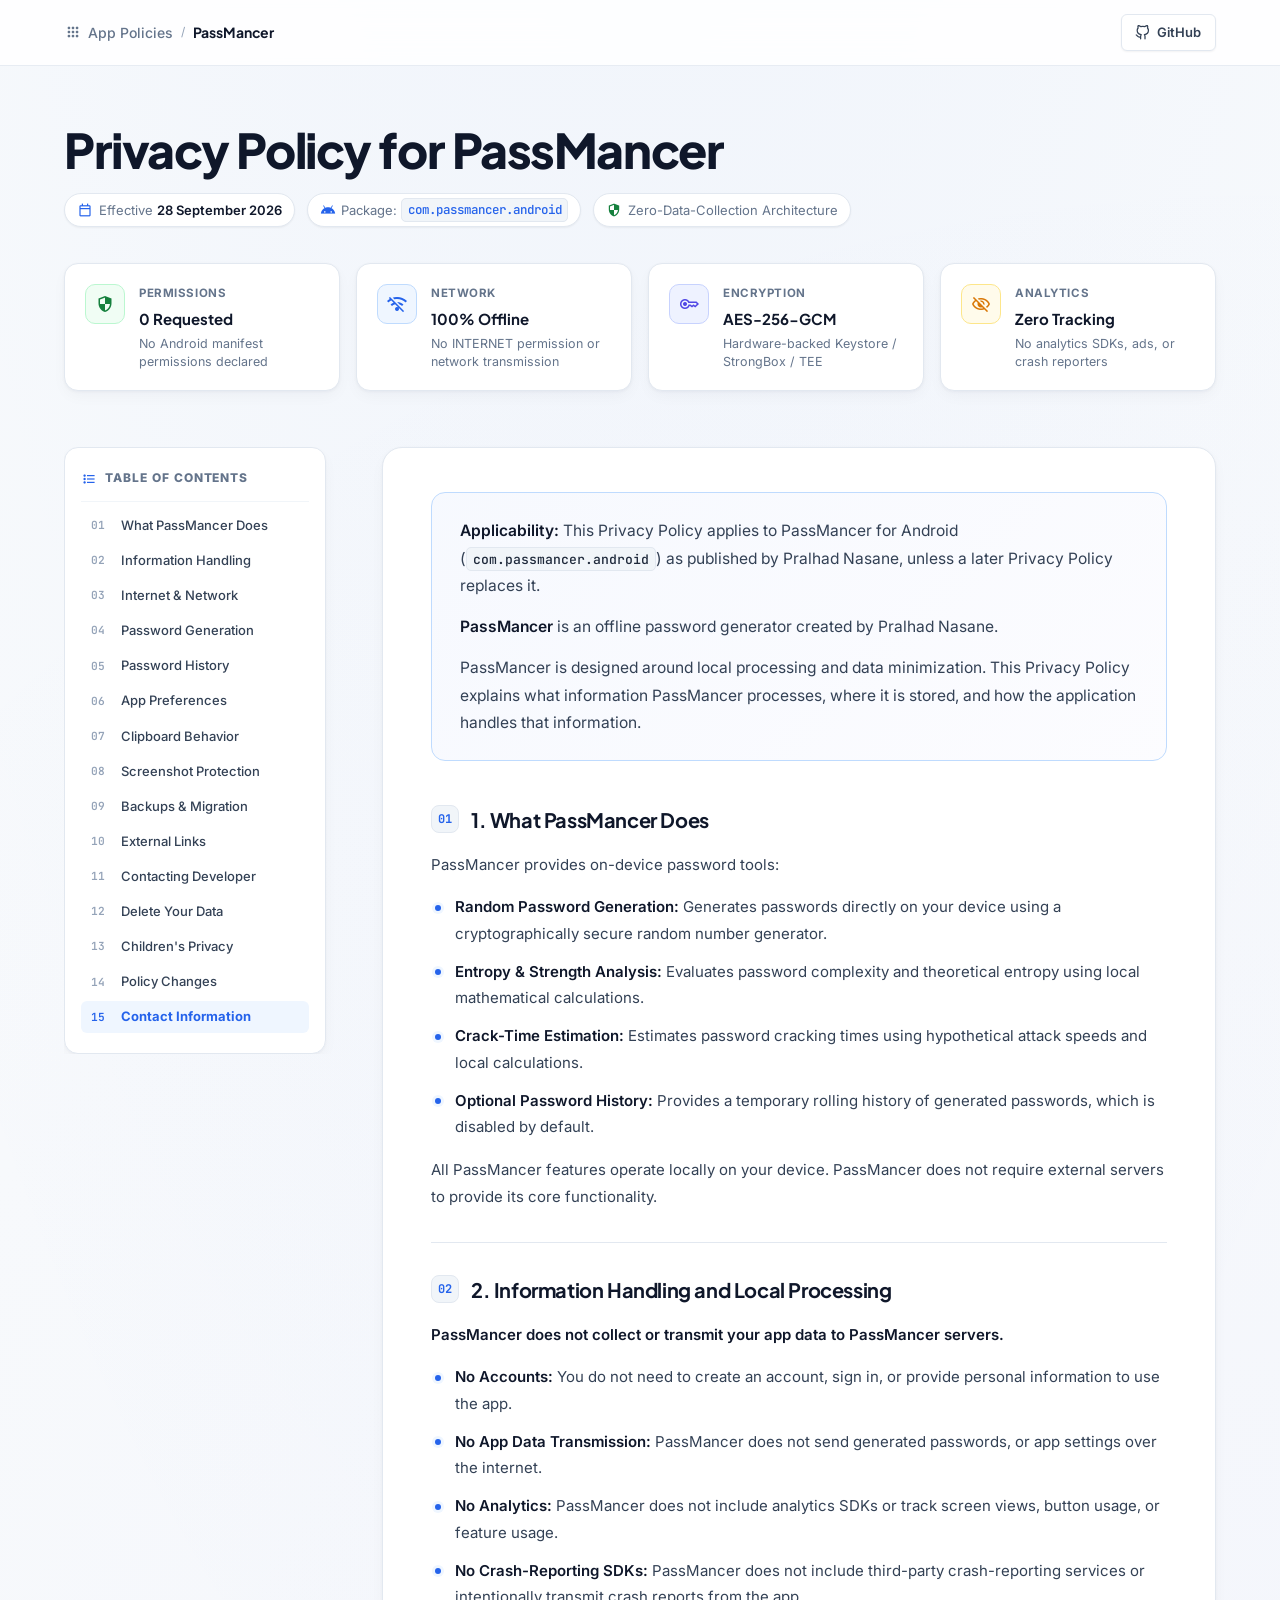
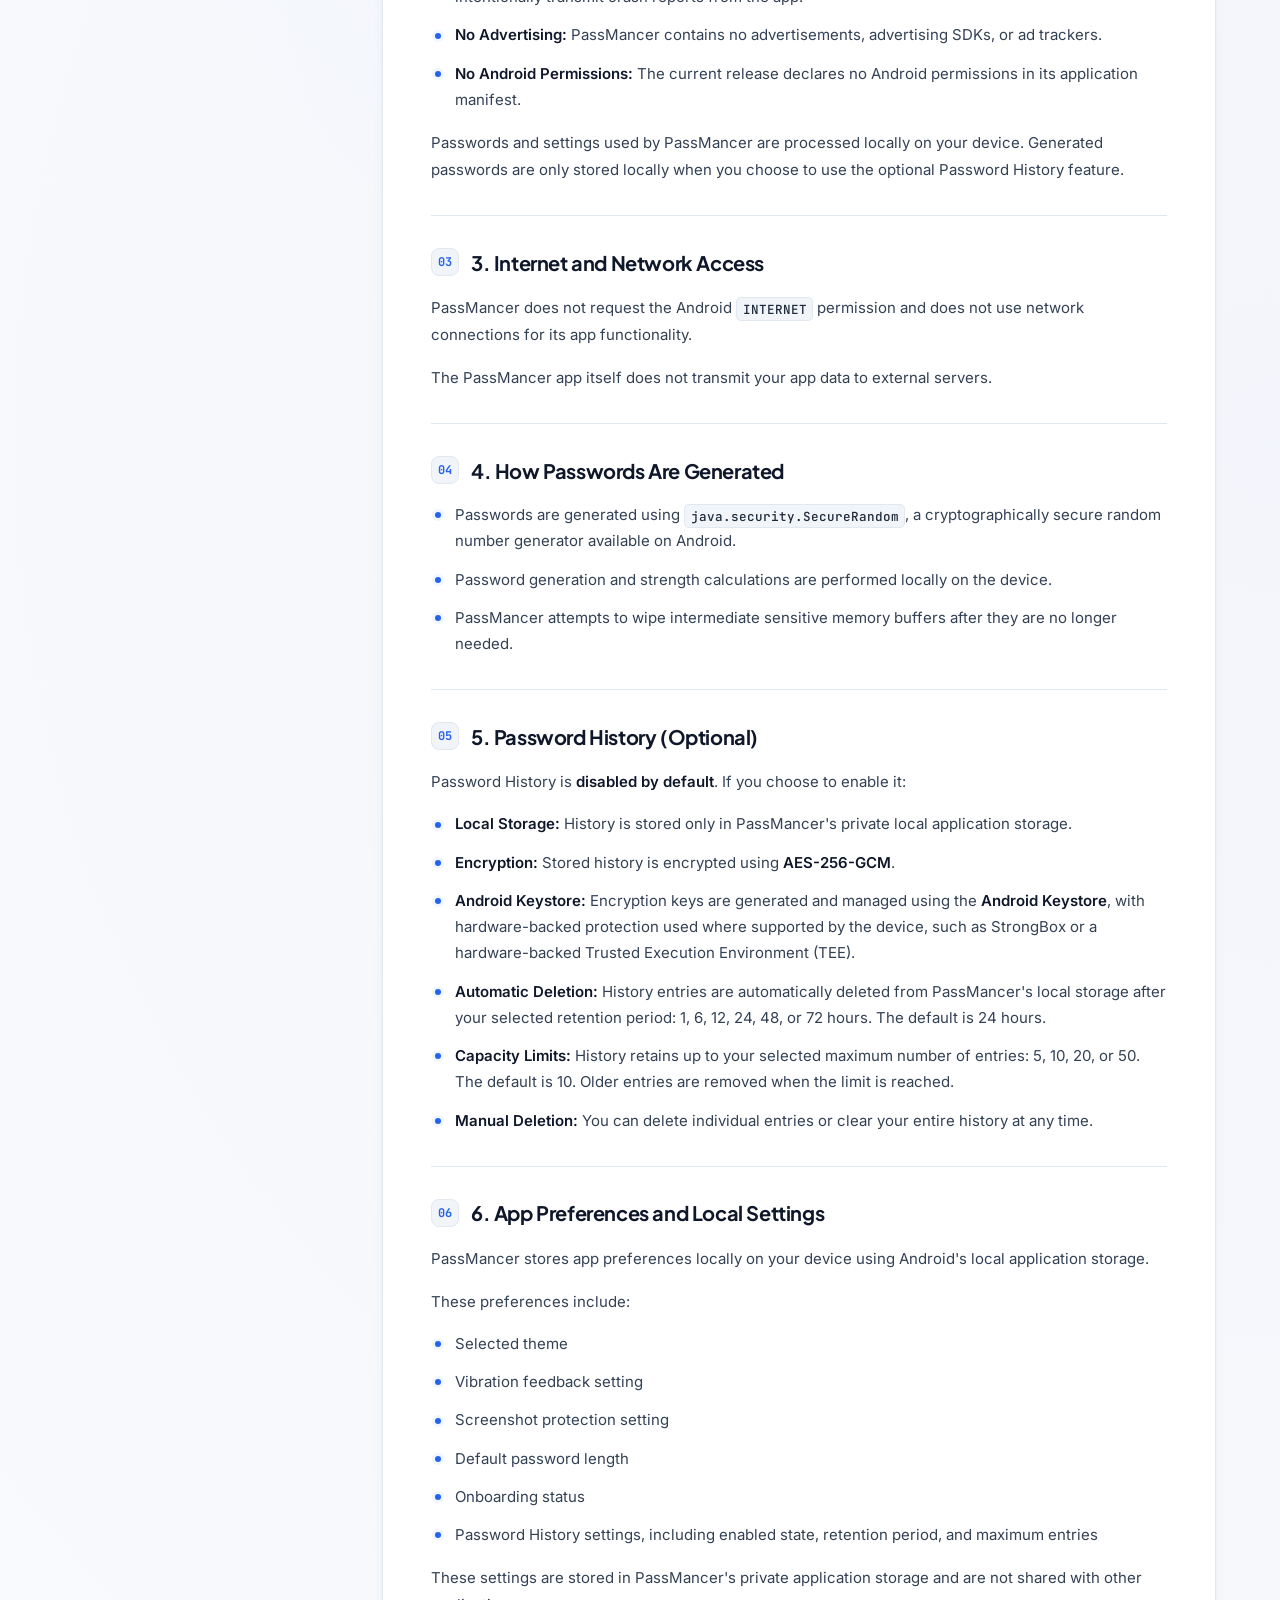
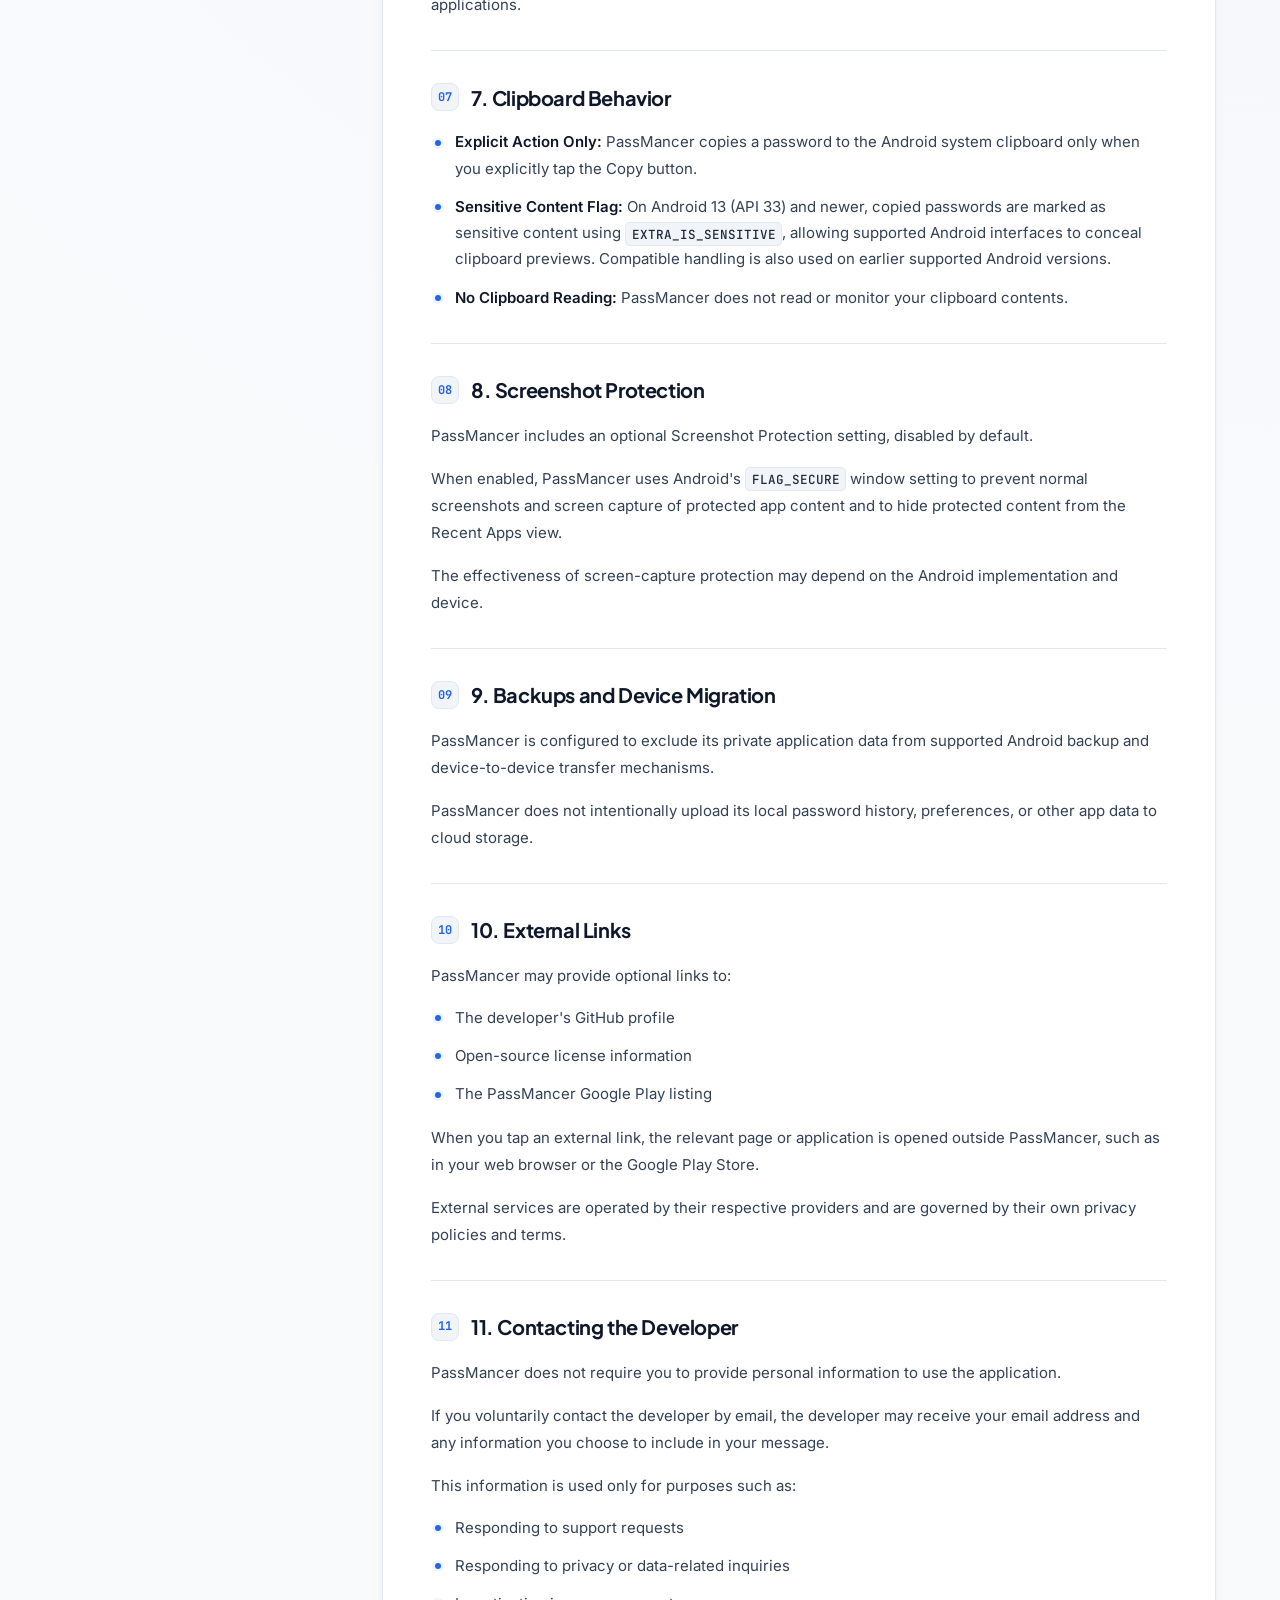
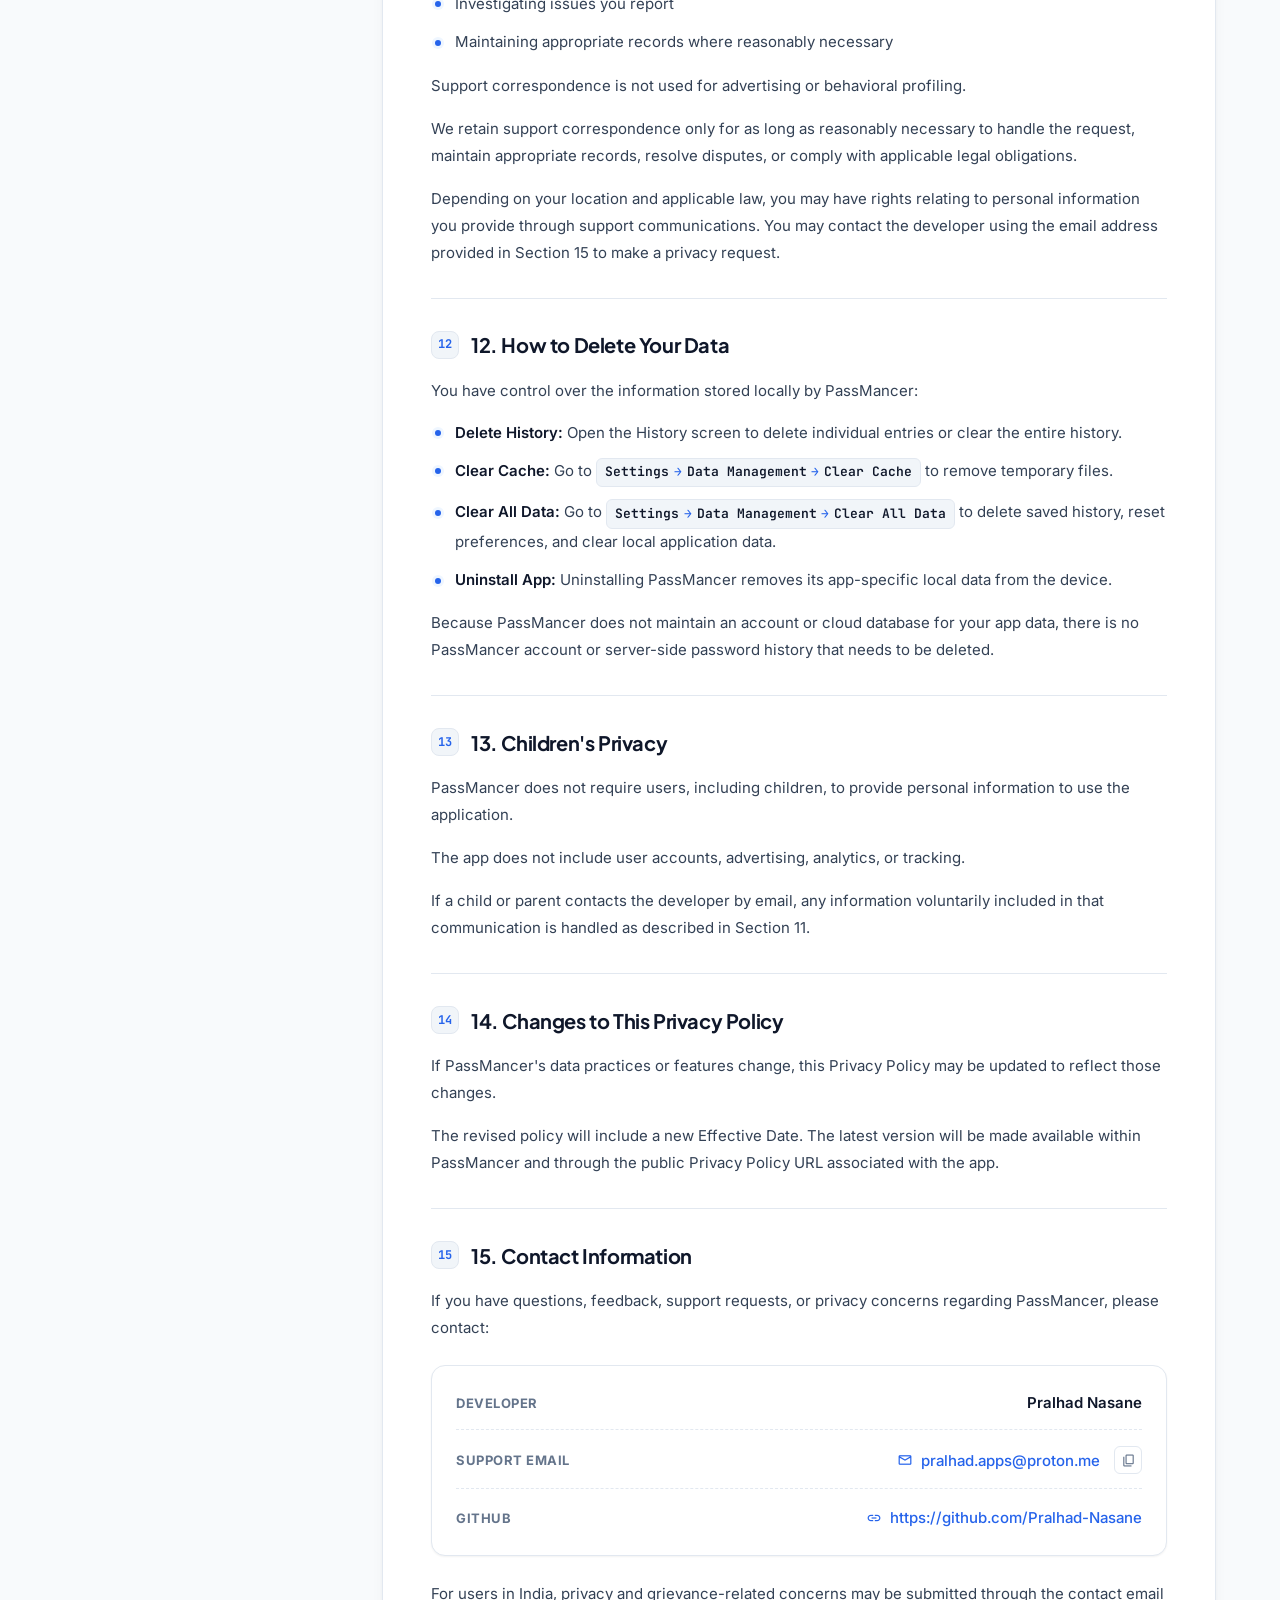
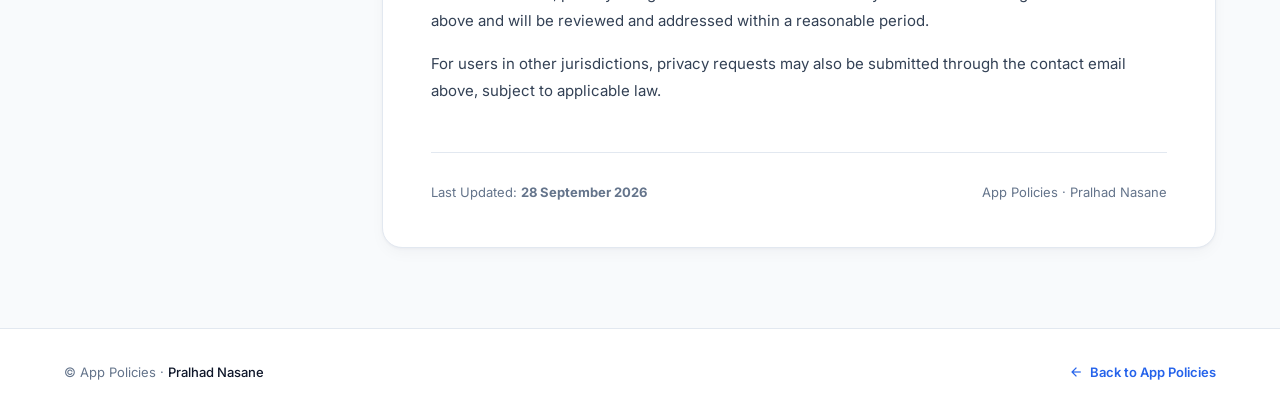
<file: passmancer/privacy-policy/index.html>
<!DOCTYPE html>
<html lang="en">
<head>
  <meta charset="UTF-8">
  <meta name="viewport" content="width=device-width, initial-scale=1.0">
  <meta name="description" content="Official Privacy Policy for PassMancer Android app — an offline password generator and strength analyzer created by Pralhad Nasane.">
  <meta name="author" content="Pralhad Nasane">
  <meta name="theme-color" content="#f8fafc">
  <meta name="robots" content="index, follow">

  <title>Privacy Policy : PassMancer · App Policies</title>

  <!-- Google Fonts: Plus Jakarta Sans for headings, Inter for body, JetBrains Mono for code -->
  <link rel="preconnect" href="https://fonts.googleapis.com">
  <link rel="preconnect" href="https://fonts.gstatic.com" crossorigin>
  <link href="https://fonts.googleapis.com/css2?family=Plus+Jakarta+Sans:wght@500;600;700;800&family=Inter:wght@400;500;600;700&family=JetBrains+Mono:wght@400;500;600&display=swap" rel="stylesheet">
  <link href="https://fonts.googleapis.com/css2?family=Material+Symbols+Outlined:opsz,wght,FILL,GRAD@20..48,100..700,0..1,-50..200" rel="stylesheet">

  <link rel="icon" type="image/svg+xml" href="../../assets/favicon.svg">
  <link rel="stylesheet" href="./styles.css">
</head>
<body>

  <!-- Top Scroll Reading Progress Indicator -->
  <div id="reading-progress" aria-hidden="true"></div>

  <!-- Header -->
  <header class="site-header">
    <div class="header-inner">
      <nav class="brand-nav" aria-label="Breadcrumb">
        <a href="../../index.html" class="brand-crumb">
          <span class="material-symbols-outlined" style="font-size:18px;">apps</span>
          <span>App Policies</span>
        </a>
        <span class="brand-sep">/</span>
        <span class="brand-current">PassMancer</span>
      </nav>
      <div class="header-actions">
        <a href="https://github.com/Pralhad-Nasane" target="_blank" rel="noopener noreferrer" class="header-link" aria-label="Developer GitHub profile">
          <svg xmlns="http://www.w3.org/2000/svg" width="15" height="15" viewBox="0 0 24 24" fill="none" stroke="currentColor" stroke-width="2" stroke-linecap="round" stroke-linejoin="round" aria-hidden="true">
            <path d="M9 19c-5 1.5-5-2.5-7-3m14 6v-3.87a3.37 3.37 0 0 0-.94-2.61c3.14-.35 6.44-1.54 6.44-7A5.44 5.44 0 0 0 20 4.77 5.07 5.07 0 0 0 19.91 1S18.73.65 16 2.48a13.38 13.38 0 0 0-7 0C6.27.65 5.09 1 5.09 1A5.07 5.07 0 0 0 5 4.77a5.44 5.44 0 0 0-1.5 3.78c0 5.42 3.3 6.61 6.44 7A3.37 3.37 0 0 0 9 18.13V22"/>
          </svg>
          <span>GitHub</span>
        </a>
      </div>
    </div>
  </header>

  <!-- Policy Hero -->
  <section class="policy-hero">
    <h1 class="policy-title">Privacy Policy for PassMancer</h1>
    <div class="policy-meta-bar">
      <div class="meta-chip">
        <span class="material-symbols-outlined" style="font-size: 16px; color: var(--accent-primary);">calendar_today</span>
        <span>Effective <strong>28 September 2026</strong></span>
      </div>
      <div class="meta-chip">
        <span class="material-symbols-outlined" style="font-size: 16px; color: var(--accent-primary);">android</span>
        <span>Package: <code>com.passmancer.android</code></span>
      </div>
      <div class="meta-chip">
        <span class="material-symbols-outlined" style="font-size: 16px; color: var(--success-text);">security</span>
        <span>Zero-Data-Collection Architecture</span>
      </div>
    </div>

    <!-- Executive Summary / Trust Pillars -->
    <div class="trust-grid">
      <div class="trust-card">
        <div class="trust-icon-wrap green">
          <span class="material-symbols-outlined">security</span>
        </div>
        <div class="trust-content">
          <span class="trust-label">Permissions</span>
          <span class="trust-value">0 Requested</span>
          <span class="trust-desc">No Android manifest permissions declared</span>
        </div>
      </div>
      <div class="trust-card">
        <div class="trust-icon-wrap blue">
          <span class="material-symbols-outlined">wifi_off</span>
        </div>
        <div class="trust-content">
          <span class="trust-label">Network</span>
          <span class="trust-value">100% Offline</span>
          <span class="trust-desc">No INTERNET permission or network transmission</span>
        </div>
      </div>
      <div class="trust-card">
        <div class="trust-icon-wrap indigo">
          <span class="material-symbols-outlined">key</span>
        </div>
        <div class="trust-content">
          <span class="trust-label">Encryption</span>
          <span class="trust-value">AES-256-GCM</span>
          <span class="trust-desc">Hardware-backed Keystore / StrongBox / TEE</span>
        </div>
      </div>
      <div class="trust-card">
        <div class="trust-icon-wrap amber">
          <span class="material-symbols-outlined">visibility_off</span>
        </div>
        <div class="trust-content">
          <span class="trust-label">Analytics</span>
          <span class="trust-value">Zero Tracking</span>
          <span class="trust-desc">No analytics SDKs, ads, or crash reporters</span>
        </div>
      </div>
    </div>
  </section>

  <!-- Main Container: Sticky Table of Contents + Policy Content -->
  <div class="layout-container">

    <!-- Sticky Table of Contents Sidebar -->
    <aside class="toc-sidebar" aria-label="Table of Contents">
      <div class="toc-panel">
        <div class="toc-header">
          <span class="material-symbols-outlined">format_list_bulleted</span>
          <span>Table of Contents</span>
        </div>
        <ul class="toc-list">
          <li><a href="#section-1" class="toc-link"><span class="toc-num">01</span><span>What PassMancer Does</span></a></li>
          <li><a href="#section-2" class="toc-link"><span class="toc-num">02</span><span>Information Handling</span></a></li>
          <li><a href="#section-3" class="toc-link"><span class="toc-num">03</span><span>Internet &amp; Network</span></a></li>
          <li><a href="#section-4" class="toc-link"><span class="toc-num">04</span><span>Password Generation</span></a></li>
          <li><a href="#section-5" class="toc-link"><span class="toc-num">05</span><span>Password History</span></a></li>
          <li><a href="#section-6" class="toc-link"><span class="toc-num">06</span><span>App Preferences</span></a></li>
          <li><a href="#section-7" class="toc-link"><span class="toc-num">07</span><span>Clipboard Behavior</span></a></li>
          <li><a href="#section-8" class="toc-link"><span class="toc-num">08</span><span>Screenshot Protection</span></a></li>
          <li><a href="#section-9" class="toc-link"><span class="toc-num">09</span><span>Backups &amp; Migration</span></a></li>
          <li><a href="#section-10" class="toc-link"><span class="toc-num">10</span><span>External Links</span></a></li>
          <li><a href="#section-11" class="toc-link"><span class="toc-num">11</span><span>Contacting Developer</span></a></li>
          <li><a href="#section-12" class="toc-link"><span class="toc-num">12</span><span>Delete Your Data</span></a></li>
          <li><a href="#section-13" class="toc-link"><span class="toc-num">13</span><span>Children's Privacy</span></a></li>
          <li><a href="#section-14" class="toc-link"><span class="toc-num">14</span><span>Policy Changes</span></a></li>
          <li><a href="#section-15" class="toc-link"><span class="toc-num">15</span><span>Contact Information</span></a></li>
        </ul>
      </div>
    </aside>

    <!-- Main Policy Article -->
    <article class="document-article">

      <!-- Applicability & Core Philosophy Intro -->
      <div class="intro-box">
        <p><strong>Applicability:</strong> This Privacy Policy applies to PassMancer for Android (<code>com.passmancer.android</code>) as published by Pralhad Nasane, unless a later Privacy Policy replaces it.</p>
        <p><strong>PassMancer</strong> is an offline password generator created by Pralhad Nasane.</p>
        <p>PassMancer is designed around local processing and data minimization. This Privacy Policy explains what information PassMancer processes, where it is stored, and how the application handles that information.</p>
      </div>

      <!-- Section 1 -->
      <section id="section-1" class="policy-section">
        <div class="section-head">
          <span class="section-num-badge">01</span>
          <h2>1. What PassMancer Does</h2>
        </div>
        <p>PassMancer provides on-device password tools:</p>
        <ul>
          <li><strong>Random Password Generation:</strong> Generates passwords directly on your device using a cryptographically secure random number generator.</li>
          <li><strong>Entropy &amp; Strength Analysis:</strong> Evaluates password complexity and theoretical entropy using local mathematical calculations.</li>
          <li><strong>Crack-Time Estimation:</strong> Estimates password cracking times using hypothetical attack speeds and local calculations.</li>
          <li><strong>Optional Password History:</strong> Provides a temporary rolling history of generated passwords, which is disabled by default.</li>
        </ul>
        <p>All PassMancer features operate locally on your device. PassMancer does not require external servers to provide its core functionality.</p>
      </section>

      <!-- Section 2 -->
      <section id="section-2" class="policy-section">
        <div class="section-head">
          <span class="section-num-badge">02</span>
          <h2>2. Information Handling and Local Processing</h2>
        </div>
        <p><strong>PassMancer does not collect or transmit your app data to PassMancer servers.</strong></p>
        <ul>
          <li><strong>No Accounts:</strong> You do not need to create an account, sign in, or provide personal information to use the app.</li>
          <li><strong>No App Data Transmission:</strong> PassMancer does not send generated passwords, or app settings over the internet.</li>
          <li><strong>No Analytics:</strong> PassMancer does not include analytics SDKs or track screen views, button usage, or feature usage.</li>
          <li><strong>No Crash-Reporting SDKs:</strong> PassMancer does not include third-party crash-reporting services or intentionally transmit crash reports from the app.</li>
          <li><strong>No Advertising:</strong> PassMancer contains no advertisements, advertising SDKs, or ad trackers.</li>
          <li><strong>No Android Permissions:</strong> The current release declares no Android permissions in its application manifest.</li>
        </ul>
        <p>Passwords and settings used by PassMancer are processed locally on your device. Generated passwords are only stored locally when you choose to use the optional Password History feature.</p>
      </section>

      <!-- Section 3 -->
      <section id="section-3" class="policy-section">
        <div class="section-head">
          <span class="section-num-badge">03</span>
          <h2>3. Internet and Network Access</h2>
        </div>
        <p>PassMancer does not request the Android <code>INTERNET</code> permission and does not use network connections for its app functionality.</p>
        <p>The PassMancer app itself does not transmit your app data to external servers.</p>
      </section>

      <!-- Section 4 -->
      <section id="section-4" class="policy-section">
        <div class="section-head">
          <span class="section-num-badge">04</span>
          <h2>4. How Passwords Are Generated</h2>
        </div>
        <ul>
          <li>Passwords are generated using <code>java.security.SecureRandom</code>, a cryptographically secure random number generator available on Android.</li>
          <li>Password generation and strength calculations are performed locally on the device.</li>
          <li>PassMancer attempts to wipe intermediate sensitive memory buffers after they are no longer needed.</li>
        </ul>
      </section>

      <!-- Section 5 -->
      <section id="section-5" class="policy-section">
        <div class="section-head">
          <span class="section-num-badge">05</span>
          <h2>5. Password History (Optional)</h2>
        </div>
        <p>Password History is <strong>disabled by default</strong>. If you choose to enable it:</p>

        <ul>
          <li><strong>Local Storage:</strong> History is stored only in PassMancer's private local application storage.</li>
          <li><strong>Encryption:</strong> Stored history is encrypted using <strong>AES-256-GCM</strong>.</li>
          <li><strong>Android Keystore:</strong> Encryption keys are generated and managed using the <strong>Android Keystore</strong>, with hardware-backed protection used where supported by the device, such as StrongBox or a hardware-backed Trusted Execution Environment (TEE).</li>
          <li><strong>Automatic Deletion:</strong> History entries are automatically deleted from PassMancer's local storage after your selected retention period: 1, 6, 12, 24, 48, or 72 hours. The default is 24 hours.</li>
          <li><strong>Capacity Limits:</strong> History retains up to your selected maximum number of entries: 5, 10, 20, or 50. The default is 10. Older entries are removed when the limit is reached.</li>
          <li><strong>Manual Deletion:</strong> You can delete individual entries or clear your entire history at any time.</li>
        </ul>
      </section>

      <!-- Section 6 -->
      <section id="section-6" class="policy-section">
        <div class="section-head">
          <span class="section-num-badge">06</span>
          <h2>6. App Preferences and Local Settings</h2>
        </div>
        <p>PassMancer stores app preferences locally on your device using Android's local application storage.</p>
        <p>These preferences include:</p>
        <ul>
          <li>Selected theme</li>
          <li>Vibration feedback setting</li>
          <li>Screenshot protection setting</li>
          <li>Default password length</li>
          <li>Onboarding status</li>
          <li>Password History settings, including enabled state, retention period, and maximum entries</li>
        </ul>
        <p>These settings are stored in PassMancer's private application storage and are not shared with other applications.</p>
      </section>

      <!-- Section 7 -->
      <section id="section-7" class="policy-section">
        <div class="section-head">
          <span class="section-num-badge">07</span>
          <h2>7. Clipboard Behavior</h2>
        </div>
        <ul>
          <li><strong>Explicit Action Only:</strong> PassMancer copies a password to the Android system clipboard only when you explicitly tap the Copy button.</li>
          <li><strong>Sensitive Content Flag:</strong> On Android 13 (API 33) and newer, copied passwords are marked as sensitive content using <code>EXTRA_IS_SENSITIVE</code>, allowing supported Android interfaces to conceal clipboard previews. Compatible handling is also used on earlier supported Android versions.</li>
          <li><strong>No Clipboard Reading:</strong> PassMancer does not read or monitor your clipboard contents.</li>
        </ul>
      </section>

      <!-- Section 8 -->
      <section id="section-8" class="policy-section">
        <div class="section-head">
          <span class="section-num-badge">08</span>
          <h2>8. Screenshot Protection</h2>
        </div>
        <p>PassMancer includes an optional Screenshot Protection setting, disabled by default.</p>
        <p>When enabled, PassMancer uses Android's <code>FLAG_SECURE</code> window setting to prevent normal screenshots and screen capture of protected app content and to hide protected content from the Recent Apps view.</p>
        <p>The effectiveness of screen-capture protection may depend on the Android implementation and device.</p>
      </section>

      <!-- Section 9 -->
      <section id="section-9" class="policy-section">
        <div class="section-head">
          <span class="section-num-badge">09</span>
          <h2>9. Backups and Device Migration</h2>
        </div>
        <p>PassMancer is configured to exclude its private application data from supported Android backup and device-to-device transfer mechanisms.</p>
        <p>PassMancer does not intentionally upload its local password history, preferences, or other app data to cloud storage.</p>
      </section>

      <!-- Section 10 -->
      <section id="section-10" class="policy-section">
        <div class="section-head">
          <span class="section-num-badge">10</span>
          <h2>10. External Links</h2>
        </div>
        <p>PassMancer may provide optional links to:</p>
        <ul>
          <li>The developer's GitHub profile</li>
          <li>Open-source license information</li>
          <li>The PassMancer Google Play listing</li>
        </ul>
        <p>When you tap an external link, the relevant page or application is opened outside PassMancer, such as in your web browser or the Google Play Store.</p>
        <p>External services are operated by their respective providers and are governed by their own privacy policies and terms.</p>
      </section>

      <!-- Section 11 -->
      <section id="section-11" class="policy-section">
        <div class="section-head">
          <span class="section-num-badge">11</span>
          <h2>11. Contacting the Developer</h2>
        </div>
        <p>PassMancer does not require you to provide personal information to use the application.</p>
        <p>If you voluntarily contact the developer by email, the developer may receive your email address and any information you choose to include in your message.</p>
        <p>This information is used only for purposes such as:</p>
        <ul>
          <li>Responding to support requests</li>
          <li>Responding to privacy or data-related inquiries</li>
          <li>Investigating issues you report</li>
          <li>Maintaining appropriate records where reasonably necessary</li>
        </ul>
        <p>Support correspondence is not used for advertising or behavioral profiling.</p>
        <p>We retain support correspondence only for as long as reasonably necessary to handle the request, maintain appropriate records, resolve disputes, or comply with applicable legal obligations.</p>
        <p>Depending on your location and applicable law, you may have rights relating to personal information you provide through support communications. You may contact the developer using the email address provided in Section 15 to make a privacy request.</p>
      </section>

      <!-- Section 12 -->
      <section id="section-12" class="policy-section">
        <div class="section-head">
          <span class="section-num-badge">12</span>
          <h2>12. How to Delete Your Data</h2>
        </div>
        <p>You have control over the information stored locally by PassMancer:</p>
        <ul>
          <li><strong>Delete History:</strong> Open the History screen to delete individual entries or clear the entire history.</li>
          <li><strong>Clear Cache:</strong> Go to <span class="nav-path">Settings <span class="nav-path-sep">→</span> Data Management <span class="nav-path-sep">→</span> Clear Cache</span> to remove temporary files.</li>
          <li><strong>Clear All Data:</strong> Go to <span class="nav-path">Settings <span class="nav-path-sep">→</span> Data Management <span class="nav-path-sep">→</span> Clear All Data</span> to delete saved history, reset preferences, and clear local application data.</li>
          <li><strong>Uninstall App:</strong> Uninstalling PassMancer removes its app-specific local data from the device.</li>
        </ul>
        <p>Because PassMancer does not maintain an account or cloud database for your app data, there is no PassMancer account or server-side password history that needs to be deleted.</p>
      </section>

      <!-- Section 13 -->
      <section id="section-13" class="policy-section">
        <div class="section-head">
          <span class="section-num-badge">13</span>
          <h2>13. Children's Privacy</h2>
        </div>
        <p>PassMancer does not require users, including children, to provide personal information to use the application.</p>
        <p>The app does not include user accounts, advertising, analytics, or tracking.</p>
        <p>If a child or parent contacts the developer by email, any information voluntarily included in that communication is handled as described in Section 11.</p>
      </section>

      <!-- Section 14 -->
      <section id="section-14" class="policy-section">
        <div class="section-head">
          <span class="section-num-badge">14</span>
          <h2>14. Changes to This Privacy Policy</h2>
        </div>
        <p>If PassMancer's data practices or features change, this Privacy Policy may be updated to reflect those changes.</p>
        <p>The revised policy will include a new Effective Date. The latest version will be made available within PassMancer and through the public Privacy Policy URL associated with the app.</p>
      </section>

      <!-- Section 15 -->
      <section id="section-15" class="policy-section">
        <div class="section-head">
          <span class="section-num-badge">15</span>
          <h2>15. Contact Information</h2>
        </div>
        <p>If you have questions, feedback, support requests, or privacy concerns regarding PassMancer, please contact:</p>
        
        <div class="contact-grid-card">
          <div class="contact-item-row">
            <span class="contact-item-label">Developer</span>
            <span class="contact-item-val">Pralhad Nasane</span>
          </div>
          <div class="contact-item-row">
            <span class="contact-item-label">Support Email</span>
            <span class="contact-item-val email-val-wrapper">
              <span class="material-symbols-outlined" style="font-size: 16px; color: var(--accent-primary);">mail</span>
              <span class="protected-email-text" data-key="cHJhbGhhZC5hcHBzQHByb3Rvbi5tZQ==">
                <span class="email-text">pralhad.apps [at] proton.me</span>
              </span>
              <button type="button" class="copy-email-btn" aria-label="Copy email address" title="Copy email address">
                <span class="material-symbols-outlined copy-icon">content_copy</span>
              </button>
            </span>
          </div>
          <div class="contact-item-row">
            <span class="contact-item-label">GitHub</span>
            <span class="contact-item-val">
              <span class="material-symbols-outlined" style="font-size: 16px; color: var(--accent-primary);">link</span>
              <a href="https://github.com/Pralhad-Nasane" target="_blank" rel="noopener noreferrer">https://github.com/Pralhad-Nasane</a>
            </span>
          </div>
        </div>

        <p>For users in India, privacy and grievance-related concerns may be submitted through the contact email above and will be reviewed and addressed within a reasonable period.</p>
        <p>For users in other jurisdictions, privacy requests may also be submitted through the contact email above, subject to applicable law.</p>
      </section>

      <!-- Document Footer Seal -->
      <footer class="document-footer-seal">
        <div class="seal-left">
          <span>Last Updated: <strong>28 September 2026</strong></span>
        </div>
        <span>App Policies · Pralhad Nasane</span>
      </footer>

    </article>

  </div>

  <!-- Back to Top Floating Button -->
  <button id="back-to-top" aria-label="Back to top">
    <span class="material-symbols-outlined">arrow_upward</span>
  </button>

  <!-- Site Footer -->
  <footer class="site-footer">
    <div class="footer-inner">
      <span class="footer-text">&copy; App Policies · <a href="https://github.com/Pralhad-Nasane" target="_blank" rel="noopener noreferrer">Pralhad Nasane</a></span>
      <a href="../../index.html" class="footer-link">
        <span class="material-symbols-outlined" style="font-size: 16px;">arrow_back</span>
        <span>Back to App Policies</span>
      </a>
    </div>
  </footer>

  <!-- Interactive JavaScript for Progress, Active TOC, and Back to Top -->
  <script>
    // Reading Progress Bar
    const progressBar = document.getElementById('reading-progress');
    window.addEventListener('scroll', () => {
      const docHeight = document.documentElement.scrollHeight - document.documentElement.clientHeight;
      const scrolled = (window.scrollY / docHeight) * 100;
      progressBar.style.width = scrolled + '%';
    }, { passive: true });

    // Back to Top Button
    const backToTopBtn = document.getElementById('back-to-top');
    window.addEventListener('scroll', () => {
      if (window.scrollY > 400) {
        backToTopBtn.classList.add('visible');
      } else {
        backToTopBtn.classList.remove('visible');
      }
    }, { passive: true });

    backToTopBtn.addEventListener('click', () => {
      window.scrollTo({ top: 0, behavior: 'smooth' });
    });

    // Active TOC link on scroll with IntersectionObserver
    const sections = document.querySelectorAll('.policy-section');
    const tocLinks = document.querySelectorAll('.toc-link');

    const observer = new IntersectionObserver((entries) => {
      entries.forEach(entry => {
        if (entry.isIntersecting) {
          const id = entry.target.getAttribute('id');
          tocLinks.forEach(link => {
            if (link.getAttribute('href') === '#' + id) {
              link.classList.add('active');
            } else {
              link.classList.remove('active');
            }
          });
        }
      });
    }, {
      rootMargin: '-100px 0px -70% 0px'
    });

    sections.forEach(section => observer.observe(section));

    // Obfuscated Email 
    document.querySelectorAll('.protected-email-text').forEach(el => {
      const encoded = el.getAttribute('data-key');
      if (encoded) {
        try {
          const decoded = atob(encoded);
          const textSpan = el.querySelector('.email-text') || el;
          textSpan.textContent = decoded;

          const wrapper = el.closest('.email-val-wrapper');
          if (wrapper) {
            const copyBtn = wrapper.querySelector('.copy-email-btn');
            if (copyBtn) {
              copyBtn.addEventListener('click', async (e) => {
                e.preventDefault();
                try {
                  await navigator.clipboard.writeText(decoded);
                  const icon = copyBtn.querySelector('.copy-icon');
                  if (icon) {
                    icon.textContent = 'check';
                    copyBtn.classList.add('copied');
                    setTimeout(() => {
                      icon.textContent = 'content_copy';
                      copyBtn.classList.remove('copied');
                    }, 2000);
                  }
                } catch (err) {
                  prompt('Contact email:', decoded);
                }
              });
            }
          }
        } catch (e) {
          console.error('Failed to decode email', e);
        }
      }
    });
  </script>

</body>
</html>
</file>
<file: styles.css>
:root {
  --font-display: 'Plus Jakarta Sans', -apple-system, BlinkMacSystemFont, 'Segoe UI', sans-serif;
  --font-body: 'Inter', -apple-system, BlinkMacSystemFont, 'Segoe UI', sans-serif;

  --ink-primary: #0f172a;      
  --ink-secondary: #334155;    
  --ink-muted: #64748b;        
  --ink-faint: #94a3b8;        
  --ink-tertiary: #cbd5e1;     

  --canvas-bg: #f8fafc;        
  --card-surface: #ffffff;     
  --card-nested: #f1f5f9;      
  --card-nested-hover: #ffffff;

  --border-hairline: #e2e8f0;  
  --border-subtle: #cbd5e1;    
  --border-active: #94a3b8;

  --shadow-card: 0 4px 20px -2px rgba(15, 23, 42, 0.04), 0 2px 6px -1px rgba(15, 23, 42, 0.02);
  --shadow-card-hover: 0 12px 36px -4px rgba(15, 23, 42, 0.08), 0 4px 12px -2px rgba(15, 23, 42, 0.03);
  --shadow-row-hover: 0 4px 16px rgba(15, 23, 42, 0.05);

  --radius-xs: 6px;
  --radius-sm: 10px;
  --radius-md: 14px;
  --radius-lg: 20px;

  --max-w: 660px;
  --ease-calm: cubic-bezier(0.16, 1, 0.3, 1);
}

*, *::before, *::after {
  box-sizing: border-box;
  margin: 0;
  padding: 0;
}

html {
  font-family: var(--font-body);
  font-size: 16px;
  line-height: 1.6;
  color: var(--ink-secondary);
  background-color: var(--canvas-bg);
  -webkit-font-smoothing: antialiased;
  -moz-osx-font-smoothing: grayscale;
  text-rendering: optimizeLegibility;
}

body {
  min-height: 100vh;
  display: flex;
  flex-direction: column;
  background-color: var(--canvas-bg);
  overflow-x: hidden;
}

::selection {
  background: var(--ink-primary);
  color: #ffffff;
}

/* ─── Header ─── */
.site-header {
  position: sticky;
  top: 0;
  z-index: 100;
  background: rgba(248, 250, 252, 0.85);
  backdrop-filter: blur(20px);
  -webkit-backdrop-filter: blur(20px);
  border-bottom: 1px solid var(--border-hairline);
}

.header-inner {
  max-width: var(--max-w);
  margin: 0 auto;
  padding: 0.95rem 1.5rem;
  display: flex;
  align-items: center;
  justify-content: space-between;
}

.brand {
  text-decoration: none;
  color: var(--ink-primary);
  font-family: var(--font-display);
  font-weight: 700;
  font-size: 0.95rem;
  letter-spacing: -0.015em;
  transition: opacity 0.15s ease;
}

.brand:hover {
  opacity: 0.7;
}

.header-actions {
  display: flex;
  align-items: center;
  gap: 0.5rem;
}

.header-link {
  display: inline-flex;
  align-items: center;
  gap: 0.45rem;
  font-size: 0.8125rem;
  font-weight: 500;
  color: var(--ink-muted);
  text-decoration: none;
  padding: 0.35rem 0.65rem;
  border-radius: var(--radius-xs);
  transition: all 0.15s ease;
}

.header-link:hover {
  color: var(--ink-primary);
  background: rgba(15, 23, 42, 0.05);
}

.header-link svg {
  flex-shrink: 0;
}

/* ─── Hero Section ─── */
.hero-section {
  padding: 5rem 1.5rem 2.75rem;
}

.hero-inner {
  max-width: var(--max-w);
  margin: 0 auto;
}

.hero-title {
  font-family: var(--font-display);
  font-size: clamp(2.25rem, 5.5vw, 2.9rem);
  font-weight: 700;
  color: var(--ink-primary);
  line-height: 1.15;
  letter-spacing: -0.035em;
  margin-bottom: 0.85rem;
}

.hero-subtitle {
  font-size: 1.05rem;
  line-height: 1.7;
  color: var(--ink-muted);
  max-width: 530px;
  font-weight: 400;
}

/* ─── Main Content Area ─── */
.content {
  flex: 1;
  max-width: var(--max-w);
  width: 100%;
  margin: 0 auto;
  padding: 1.5rem 1.5rem 5.5rem;
}

/* ─── Section Divider ─── */
.section-divider {
  display: flex;
  align-items: center;
  gap: 0.75rem;
  margin-bottom: 1.6rem;
}

.section-label {
  font-size: 0.75rem;
  font-weight: 600;
  text-transform: uppercase;
  letter-spacing: 0.07em;
  color: var(--ink-faint);
  white-space: nowrap;
}

.section-divider-line {
  flex: 1;
  height: 1px;
  background: var(--border-hairline);
}

/* ─── App Card ─── */
.app-card {
  background: var(--card-surface);
  border: 1px solid var(--border-hairline);
  border-radius: var(--radius-lg);
  padding: 2.5rem 2.25rem;
  box-shadow: var(--shadow-card);
  transition: all 0.25s var(--ease-calm);
}

.app-card:not(:last-child) {
  margin-bottom: 1.75rem;
}

.app-card:hover {
  box-shadow: var(--shadow-card-hover);
  border-color: var(--border-subtle);
}

.app-card-header {
  display: flex;
  align-items: center;
  gap: 1.25rem;
  margin-bottom: 1.35rem;
}

/* PassMancer Official Logo */
.app-logo {
  width: 58px;
  height: 58px;
  border-radius: 14px;
  object-fit: cover;
  flex-shrink: 0;
  border: 1px solid var(--border-hairline);
  box-shadow: 0 2px 8px rgba(15, 23, 42, 0.06);
  display: block;
}

.app-card-title-group {
  flex: 1;
  min-width: 0;
}

.app-name {
  font-family: var(--font-display);
  font-size: 1.45rem;
  font-weight: 700;
  color: var(--ink-primary);
  letter-spacing: -0.025em;
  line-height: 1.2;
}

.app-tagline {
  font-size: 0.9rem;
  color: var(--ink-muted);
  margin-top: 0.25rem;
  font-weight: 400;
}

.app-desc {
  font-size: 0.975rem;
  line-height: 1.75;
  color: var(--ink-secondary);
  margin-bottom: 2rem;
  font-weight: 400;
}

/* ─── Action Rows ─── */
.actions {
  display: flex;
  flex-direction: column;
  gap: 0.75rem;
  border-top: 1px solid var(--border-hairline);
  padding-top: 1.75rem;
}

.action-row {
  display: flex;
  align-items: center;
  justify-content: space-between;
  padding: 1.1rem 1.35rem;
  background: var(--card-nested);
  border: 1px solid var(--border-hairline);
  border-radius: var(--radius-md);
  text-decoration: none;
  color: var(--ink-primary);
  transition: all 0.22s var(--ease-calm);
  gap: 1.25rem;
}

.action-row:hover {
  background: var(--card-nested-hover);
  border-color: var(--border-subtle);
  box-shadow: var(--shadow-row-hover);
  transform: translateY(-1px);
}

.action-row-left {
  display: flex;
  align-items: center;
  gap: 1.1rem;
  min-width: 0;
}

.action-icon {
  width: 44px;
  height: 44px;
  border-radius: 11px;
  background: #ffffff;
  border: 1px solid var(--border-hairline);
  display: flex;
  align-items: center;
  justify-content: center;
  flex-shrink: 0;
  box-shadow: 0 1px 3px rgba(15, 23, 42, 0.03);
  color: var(--ink-secondary);
  transition: transform 0.2s var(--ease-calm);
}

.action-row:hover .action-icon {
  transform: scale(1.03);
}

.action-icon svg {
  display: block;
}

.action-text {
  display: flex;
  flex-direction: column;
  gap: 0.2rem;
  min-width: 0;
}

.action-title {
  font-size: 0.9375rem;
  font-weight: 600;
  color: var(--ink-primary);
  line-height: 1.25;
  letter-spacing: -0.01em;
}

.action-meta {
  font-size: 0.8125rem;
  color: var(--ink-muted);
  line-height: 1.35;
  white-space: nowrap;
  overflow: hidden;
  text-overflow: ellipsis;
}

.action-arrow {
  width: 32px;
  height: 32px;
  border-radius: 50%;
  display: flex;
  align-items: center;
  justify-content: center;
  color: var(--ink-muted);
  background: rgba(15, 23, 42, 0.03);
  border: 1px solid var(--border-hairline);
  flex-shrink: 0;
  transition: all 0.2s var(--ease-calm);
}

.action-arrow svg {
  display: block;
  transition: transform 0.2s var(--ease-calm);
}

.action-row:hover .action-arrow {
  color: var(--ink-primary);
  background: rgba(15, 23, 42, 0.08);
  border-color: var(--border-subtle);
}

.action-row:hover .action-arrow svg {
  transform: translateX(2px);
}

/* ─── Footer ─── */
.site-footer {
  border-top: 1px solid var(--border-hairline);
  background: var(--canvas-bg);
  margin-top: auto;
}

.footer-inner {
  max-width: var(--max-w);
  margin: 0 auto;
  padding: 2.25rem 1.5rem;
  display: flex;
  align-items: center;
  justify-content: space-between;
  gap: 1rem;
}

.footer-text {
  font-size: 0.8125rem;
  color: var(--ink-faint);
}

.footer-text a {
  color: var(--ink-muted);
  text-decoration: none;
  transition: color 0.15s ease;
}

.footer-text a:hover {
  color: var(--ink-primary);
}

.footer-links {
  display: flex;
  gap: 1.25rem;
}

.footer-link {
  font-size: 0.8125rem;
  font-weight: 500;
  color: var(--ink-faint);
  text-decoration: none;
  transition: color 0.15s ease;
}

.footer-link:hover {
  color: var(--ink-primary);
}

/* ─── Responsive ─── */
@media (max-width: 640px) {
  .hero-section {
    padding: 3.5rem 1.25rem 2rem;
  }

  .hero-title {
    font-size: 2rem;
  }

  .content {
    padding: 1rem 1.25rem 3.5rem;
  }

  .app-card {
    padding: 1.85rem 1.35rem;
    border-radius: 18px;
  }

  .app-logo {
    width: 52px;
    height: 52px;
    border-radius: 12px;
  }

  .app-name {
    font-size: 1.3rem;
  }

  .action-row {
    padding: 0.95rem 1.15rem;
    gap: 0.85rem;
  }

  .action-icon {
    width: 40px;
    height: 40px;
  }

  .footer-inner {
    flex-direction: column;
    text-align: center;
    gap: 0.75rem;
  }
}
</file>
<file: dopafence/privacy-policy/styles.css>
:root {
  --font-display: 'Plus Jakarta Sans', -apple-system, BlinkMacSystemFont, 'Segoe UI', sans-serif;
  --font-body: 'Inter', -apple-system, BlinkMacSystemFont, 'Segoe UI', sans-serif;
  --font-mono: 'JetBrains Mono', ui-monospace, SFMono-Regular, Menlo, Monaco, Consolas, monospace;

  /* Color Palette */
  --ink-primary: #0f172a;
  --ink-secondary: #334155;
  --ink-muted: #64748b;
  --ink-faint: #94a3b8;

  --bg-page: #f8fafc;
  --bg-surface: #ffffff;
  --bg-surface-elevated: #ffffff;
  --bg-subtle: #f1f5f9;
  --bg-card: #ffffff;

  --border-light: #e2e8f0;
  --border-subtle: #f1f5f9;
  --border-hover: #cbd5e1;

  --accent-primary: #2563eb;
  --accent-hover: #1d4ed8;
  --accent-light: #eff6ff;
  --accent-border: #bfdbfe;

  --success-text: #15803d;
  --success-bg: #f0fdf4;
  --success-border: #bbf7d0;

  --warning-text: #b45309;
  --warning-bg: #fffbeb;
  --warning-border: #fde68a;

  --shadow-sm: 0 1px 2px 0 rgba(0, 0, 0, 0.05);
  --shadow-md: 0 4px 6px -1px rgba(0, 0, 0, 0.06), 0 2px 4px -2px rgba(0, 0, 0, 0.04);
  --shadow-lg: 0 10px 15px -3px rgba(0, 0, 0, 0.07), 0 4px 6px -4px rgba(0, 0, 0, 0.04);
  --shadow-card: 0 1px 3px rgba(15, 23, 42, 0.04), 0 6px 16px -2px rgba(15, 23, 42, 0.04);

  --radius-sm: 6px;
  --radius-md: 10px;
  --radius-lg: 14px;
  --radius-xl: 20px;
  --radius-pill: 9999px;

  --ease-smooth: cubic-bezier(0.16, 1, 0.3, 1);
  --ease-quick: cubic-bezier(0.2, 0, 0, 1);
}

*, *::before, *::after {
  box-sizing: border-box;
  margin: 0;
  padding: 0;
}

html {
  font-family: var(--font-body);
  font-size: 16px;
  line-height: 1.7;
  color: var(--ink-secondary);
  background-color: var(--bg-page);
  -webkit-font-smoothing: antialiased;
  -moz-osx-font-smoothing: grayscale;
  text-rendering: optimizeLegibility;
  scroll-behavior: smooth;
}

body {
  min-height: 100vh;
  display: flex;
  flex-direction: column;
  background: 
    radial-gradient(ellipse 80% 50% at 50% -20%, rgba(37, 99, 235, 0.05), transparent),
    radial-gradient(circle at 100% 30%, rgba(99, 102, 241, 0.03), transparent 40%),
    var(--bg-page);
  overflow-x: hidden;
}

::selection {
  background: #2563eb;
  color: #ffffff;
}

/* Material Symbols */
.material-symbols-outlined {
  font-family: 'Material Symbols Outlined';
  font-weight: normal;
  font-style: normal;
  font-size: 20px;
  line-height: 1;
  letter-spacing: normal;
  text-transform: none;
  display: inline-block;
  white-space: nowrap;
  direction: ltr;
  -webkit-font-feature-settings: 'liga';
  -webkit-font-smoothing: antialiased;
  vertical-align: middle;
}

/* ─── Reading Progress Bar ─── */
#reading-progress {
  position: fixed;
  top: 0;
  left: 0;
  height: 3px;
  width: 0%;
  background: linear-gradient(90deg, #2563eb, #6366f1);
  z-index: 1001;
  transition: width 0.1s ease-out;
}

/* ─── Site Header ─── */
.site-header {
  position: sticky;
  top: 0;
  z-index: 1000;
  background: rgba(255, 255, 255, 0.85);
  backdrop-filter: blur(16px);
  -webkit-backdrop-filter: blur(16px);
  border-bottom: 1px solid rgba(226, 232, 240, 0.8);
  transition: all 0.2s var(--ease-quick);
}

.header-inner {
  max-width: 1200px;
  margin: 0 auto;
  padding: 0.875rem 1.5rem;
  display: flex;
  align-items: center;
  justify-content: space-between;
  gap: 1rem;
}

.brand-nav {
  display: flex;
  align-items: center;
  gap: 0.5rem;
  font-size: 0.875rem;
}

.brand-crumb {
  text-decoration: none;
  color: var(--ink-muted);
  font-weight: 500;
  transition: color 0.15s ease;
  display: flex;
  align-items: center;
  gap: 0.35rem;
}

.brand-crumb:hover {
  color: var(--ink-primary);
}

.brand-sep {
  color: var(--ink-faint);
  font-size: 0.75rem;
}

.brand-current {
  color: var(--ink-primary);
  font-weight: 700;
  font-family: var(--font-display);
  letter-spacing: -0.01em;
}

.header-actions {
  display: flex;
  align-items: center;
  gap: 0.75rem;
}

.header-link {
  display: inline-flex;
  align-items: center;
  gap: 0.45rem;
  font-size: 0.8125rem;
  font-weight: 600;
  color: var(--ink-secondary);
  text-decoration: none;
  padding: 0.4rem 0.85rem;
  background: var(--bg-surface);
  border-radius: var(--radius-sm);
  border: 1px solid var(--border-light);
  box-shadow: var(--shadow-sm);
  transition: all 0.15s ease;
}

.header-link:hover {
  color: var(--accent-primary);
  border-color: var(--accent-border);
  background: var(--accent-light);
  transform: translateY(-1px);
}

.header-link svg {
  flex-shrink: 0;
}

/* ─── Hero Section ─── */
.policy-hero {
  max-width: 1200px;
  margin: 0 auto;
  padding: 3.5rem 1.5rem 2rem;
  width: 100%;
}

.hero-pill-badge {
  display: inline-flex;
  align-items: center;
  gap: 0.45rem;
  font-size: 0.75rem;
  font-weight: 700;
  text-transform: uppercase;
  letter-spacing: 0.06em;
  color: var(--accent-primary);
  background: var(--accent-light);
  border: 1px solid var(--accent-border);
  padding: 0.3rem 0.8rem;
  border-radius: var(--radius-pill);
  margin-bottom: 1.25rem;
}

.hero-pill-badge .material-symbols-outlined {
  font-size: 15px;
}

.policy-title {
  font-family: var(--font-display);
  font-size: clamp(2rem, 4.5vw, 3rem);
  font-weight: 800;
  color: var(--ink-primary);
  line-height: 1.15;
  letter-spacing: -0.03em;
  margin-bottom: 1rem;
}

.policy-meta-bar {
  display: flex;
  flex-wrap: wrap;
  align-items: center;
  gap: 0.75rem;
  font-size: 0.875rem;
  color: var(--ink-muted);
  margin-bottom: 2.25rem;
}

.meta-chip {
  display: inline-flex;
  align-items: center;
  gap: 0.35rem;
  background: #ffffff;
  border: 1px solid var(--border-light);
  padding: 0.3rem 0.75rem;
  border-radius: var(--radius-pill);
  font-size: 0.8125rem;
  box-shadow: var(--shadow-sm);
}

.meta-chip strong {
  color: var(--ink-primary);
  font-weight: 600;
}

.meta-chip code {
  font-size: 0.78rem;
  color: var(--accent-primary);
}

/* ─── Trust Pillars Grid (Executive Summary) ─── */
.trust-grid {
  display: grid;
  grid-template-columns: repeat(4, 1fr);
  gap: 1rem;
  margin-bottom: 1.5rem;
}

.trust-card {
  background: var(--bg-surface);
  border: 1px solid var(--border-light);
  border-radius: var(--radius-lg);
  padding: 1.25rem;
  display: flex;
  align-items: flex-start;
  gap: 0.875rem;
  box-shadow: var(--shadow-card);
  transition: transform 0.2s var(--ease-quick), border-color 0.2s ease, box-shadow 0.2s ease;
}

.trust-card:hover {
  transform: translateY(-2px);
  border-color: var(--border-hover);
  box-shadow: var(--shadow-md);
}

.trust-icon-wrap {
  width: 40px;
  height: 40px;
  border-radius: 10px;
  display: flex;
  align-items: center;
  justify-content: center;
  flex-shrink: 0;
}

.trust-icon-wrap.green {
  background: var(--success-bg);
  border: 1px solid var(--success-border);
  color: var(--success-text);
}

.trust-icon-wrap.blue {
  background: var(--accent-light);
  border: 1px solid var(--accent-border);
  color: var(--accent-primary);
}

.trust-icon-wrap.indigo {
  background: #eef2ff;
  border: 1px solid #c7d2fe;
  color: #4f46e5;
}

.trust-icon-wrap.amber {
  background: #fffbeb;
  border: 1px solid #fde68a;
  color: #d97706;
}

.trust-content {
  display: flex;
  flex-direction: column;
}

.trust-label {
  font-size: 0.72rem;
  font-weight: 700;
  text-transform: uppercase;
  letter-spacing: 0.05em;
  color: var(--ink-muted);
}

.trust-value {
  font-size: 0.9375rem;
  font-weight: 700;
  color: var(--ink-primary);
  font-family: var(--font-display);
  margin-top: 0.15rem;
}

.trust-desc {
  font-size: 0.78125rem;
  color: var(--ink-muted);
  line-height: 1.4;
  margin-top: 0.25rem;
}

/* ─── Main Two-Column Layout ─── */
.layout-container {
  max-width: 1200px;
  margin: 0 auto;
  padding: 0 1.5rem 5rem;
  display: grid;
  grid-template-columns: 270px minmax(0, 1fr);
  gap: 3rem;
  align-items: start;
}

/* ─── Sticky Sidebar / Table of Contents ─── */
.toc-sidebar {
  position: sticky;
  top: 5rem;
  max-height: calc(100vh - 6.5rem);
  overflow-y: auto;
  padding-right: 0.5rem;
}

.toc-sidebar::-webkit-scrollbar {
  width: 4px;
}

.toc-sidebar::-webkit-scrollbar-thumb {
  background: var(--border-light);
  border-radius: 4px;
}

.toc-panel {
  background: var(--bg-surface);
  border: 1px solid var(--border-light);
  border-radius: var(--radius-lg);
  padding: 1.25rem 1rem;
  box-shadow: var(--shadow-card);
}

.toc-header {
  display: flex;
  align-items: center;
  gap: 0.5rem;
  font-size: 0.75rem;
  font-weight: 800;
  text-transform: uppercase;
  letter-spacing: 0.08em;
  color: var(--ink-muted);
  padding-bottom: 0.75rem;
  margin-bottom: 0.5rem;
  border-bottom: 1px solid var(--border-subtle);
}

.toc-header .material-symbols-outlined {
  font-size: 16px;
  color: var(--accent-primary);
}

.toc-list {
  list-style: none;
  display: flex;
  flex-direction: column;
  gap: 0.2rem;
}

.toc-link {
  display: flex;
  align-items: center;
  gap: 0.625rem;
  padding: 0.45rem 0.65rem;
  border-radius: var(--radius-sm);
  text-decoration: none;
  font-size: 0.8125rem;
  color: var(--ink-secondary);
  font-weight: 500;
  transition: all 0.15s ease;
  line-height: 1.35;
}

.toc-num {
  font-family: var(--font-mono);
  font-size: 0.7rem;
  font-weight: 600;
  color: var(--ink-faint);
  min-width: 20px;
  transition: color 0.15s ease;
}

.toc-link:hover {
  background: var(--bg-subtle);
  color: var(--accent-primary);
}

.toc-link:hover .toc-num {
  color: var(--accent-primary);
}

.toc-link.active {
  background: var(--accent-light);
  color: var(--accent-primary);
  font-weight: 700;
}

.toc-link.active .toc-num {
  color: var(--accent-primary);
}

/* ─── Document Article ─── */
.document-article {
  background: var(--bg-surface);
  border: 1px solid var(--border-light);
  border-radius: var(--radius-xl);
  padding: 2.75rem 3rem;
  box-shadow: var(--shadow-card);
}

/* ─── Intro Box ─── */
.intro-box {
  background: linear-gradient(135deg, rgba(37, 99, 235, 0.04) 0%, rgba(99, 102, 241, 0.02) 100%);
  border: 1px solid var(--accent-border);
  border-radius: var(--radius-lg);
  padding: 1.5rem 1.75rem;
  margin-bottom: 2.75rem;
}

.intro-box p {
  font-size: 0.975rem;
  line-height: 1.75;
  color: var(--ink-secondary);
  margin-bottom: 0.875rem;
}

.intro-box p:last-child {
  margin-bottom: 0;
}

.intro-box strong {
  color: var(--ink-primary);
  font-weight: 600;
}

/* ─── Sections ─── */
.policy-section {
  padding-top: 2rem;
  margin-top: 2rem;
  border-top: 1px solid var(--border-light);
  scroll-margin-top: 5rem;
}

.policy-section:first-of-type {
  padding-top: 0;
  margin-top: 0;
  border-top: none;
}

.section-head {
  display: flex;
  align-items: center;
  gap: 0.75rem;
  margin-bottom: 1.125rem;
}

.section-num-badge {
  display: inline-flex;
  align-items: center;
  justify-content: center;
  width: 28px;
  height: 28px;
  border-radius: 8px;
  background: var(--bg-subtle);
  border: 1px solid var(--border-light);
  font-family: var(--font-mono);
  font-size: 0.75rem;
  font-weight: 700;
  color: var(--accent-primary);
  flex-shrink: 0;
}

.policy-section h2 {
  font-family: var(--font-display);
  font-size: 1.25rem;
  font-weight: 700;
  color: var(--ink-primary);
  letter-spacing: -0.02em;
  line-height: 1.35;
}

.policy-section h3 {
  font-family: var(--font-display);
  font-size: 1.05rem;
  font-weight: 700;
  color: var(--ink-primary);
  letter-spacing: -0.01em;
  margin: 1.5rem 0 0.75rem;
}

.policy-section p {
  font-size: 0.9375rem;
  line-height: 1.8;
  color: var(--ink-secondary);
  margin-bottom: 1rem;
}

.policy-section p:last-child {
  margin-bottom: 0;
}

.policy-section strong {
  color: var(--ink-primary);
  font-weight: 600;
}

/* ─── Lists ─── */
.policy-section ul {
  list-style: none;
  padding: 0;
  margin: 1rem 0;
  display: flex;
  flex-direction: column;
  gap: 0.75rem;
}

.policy-section ul li {
  position: relative;
  padding-left: 1.5rem;
  font-size: 0.9375rem;
  line-height: 1.75;
  color: var(--ink-secondary);
}

.policy-section ul li::before {
  content: "";
  position: absolute;
  left: 0.25rem;
  top: 0.65rem;
  width: 6px;
  height: 6px;
  border-radius: 50%;
  background: var(--accent-primary);
  box-shadow: 0 0 0 3px var(--accent-light);
}

/* ─── Inline Code ─── */
code {
  font-family: var(--font-mono);
  font-size: 0.84em;
  background: var(--bg-subtle);
  color: #1e293b;
  padding: 0.2em 0.45em;
  border-radius: 5px;
  border: 1px solid var(--border-light);
  font-weight: 500;
}

/* ─── Responsive Policy Table ─── */
.table-container {
  width: 100%;
  overflow-x: auto;
  margin: 1.5rem 0;
  border: 1px solid var(--border-light);
  border-radius: var(--radius-md);
  box-shadow: var(--shadow-sm);
  background: var(--bg-surface);
}

.policy-table {
  width: 100%;
  border-collapse: collapse;
  text-align: left;
  font-size: 0.9rem;
}

.policy-table th {
  background: var(--bg-subtle);
  color: var(--ink-primary);
  font-family: var(--font-display);
  font-weight: 700;
  font-size: 0.8rem;
  text-transform: uppercase;
  letter-spacing: 0.05em;
  padding: 0.875rem 1.25rem;
  border-bottom: 1px solid var(--border-light);
  white-space: nowrap;
}

.policy-table td {
  padding: 0.95rem 1.25rem;
  border-bottom: 1px solid var(--border-subtle);
  color: var(--ink-secondary);
  line-height: 1.6;
  vertical-align: top;
}

.policy-table tr:last-child td {
  border-bottom: none;
}

.policy-table tr:hover td {
  background: rgba(37, 99, 235, 0.02);
}

.policy-table td strong {
  color: var(--ink-primary);
  font-weight: 600;
}

.table-tag {
  display: inline-block;
  font-weight: 600;
  color: var(--ink-primary);
}

/* ─── Callout Boxes ─── */
.notice-callout {
  display: flex;
  align-items: flex-start;
  gap: 0.875rem;
  background: var(--accent-light);
  border: 1px solid var(--accent-border);
  border-radius: var(--radius-md);
  padding: 1rem 1.25rem;
  margin: 1.25rem 0;
  color: var(--ink-secondary);
  font-size: 0.9rem;
  line-height: 1.65;
}

.notice-callout .material-symbols-outlined {
  color: var(--accent-primary);
  font-size: 20px;
  flex-shrink: 0;
  margin-top: 0.1rem;
}

.notice-callout.warning {
  background: var(--warning-bg);
  border-color: var(--warning-border);
  color: #78350f;
}

.notice-callout.warning .material-symbols-outlined {
  color: var(--warning-text);
}

.notice-callout.success {
  background: var(--success-bg);
  border-color: var(--success-border);
  color: #14532d;
}

.notice-callout.success .material-symbols-outlined {
  color: var(--success-text);
}

/* ─── Disclosure Card / Prominent Consent UI ─── */
.disclosure-card {
  background: #f8fafc;
  border: 1px solid var(--border-light);
  border-radius: var(--radius-lg);
  padding: 1.5rem;
  margin: 1.5rem 0;
  display: flex;
  flex-direction: column;
  gap: 1rem;
  box-shadow: var(--shadow-sm);
}

.disclosure-grid {
  display: grid;
  grid-template-columns: repeat(2, 1fr);
  gap: 1rem;
}

.disclosure-item {
  background: #ffffff;
  border: 1px solid var(--border-light);
  border-radius: var(--radius-md);
  padding: 1rem;
  display: flex;
  flex-direction: column;
  gap: 0.35rem;
}

.disclosure-badge-title {
  display: flex;
  align-items: center;
  gap: 0.4rem;
  font-size: 0.8125rem;
  font-weight: 700;
  color: var(--ink-primary);
}

.disclosure-badge-title .material-symbols-outlined {
  font-size: 16px;
  color: var(--accent-primary);
}

.disclosure-desc {
  font-size: 0.84rem;
  color: var(--ink-secondary);
  line-height: 1.55;
}

/* ─── Navigation step path chips in Section 9 ─── */
.nav-path {
  display: inline-flex;
  align-items: center;
  gap: 0.3rem;
  background: var(--bg-subtle);
  border: 1px solid var(--border-light);
  padding: 0.15rem 0.5rem;
  border-radius: 6px;
  font-family: var(--font-mono);
  font-size: 0.8125rem;
  font-weight: 600;
  color: var(--ink-primary);
}

.nav-path-sep {
  color: var(--accent-primary);
  font-weight: 700;
}

/* ─── Contact Information Card ─── */
.contact-grid-card {
  background: #ffffff;
  border: 1px solid var(--border-light);
  border-radius: var(--radius-lg);
  padding: 1.5rem;
  margin: 1.5rem 0;
  display: flex;
  flex-direction: column;
  gap: 1rem;
  box-shadow: var(--shadow-sm);
}

.contact-item-row {
  display: flex;
  align-items: center;
  gap: 1rem;
  padding-bottom: 0.75rem;
  border-bottom: 1px solid var(--border-subtle);
}

.contact-item-row:last-child {
  padding-bottom: 0;
  border-bottom: none;
}

.contact-item-label {
  font-size: 0.8125rem;
  font-weight: 700;
  color: var(--ink-muted);
  min-width: 170px;
  text-transform: uppercase;
  letter-spacing: 0.04em;
}

.contact-item-val {
  font-size: 0.9375rem;
  font-weight: 600;
  color: var(--ink-primary);
  display: flex;
  align-items: center;
  gap: 0.5rem;
}

.contact-item-val a {
  color: var(--accent-primary);
  text-decoration: none;
  transition: color 0.15s ease;
}

.contact-item-val a:hover {
  text-decoration: underline;
  color: var(--accent-hover);
}

.protected-email-text {
  color: var(--accent-primary);
  font-weight: 500;
  text-decoration: none;
}

.copy-email-btn {
  display: inline-flex;
  align-items: center;
  justify-content: center;
  background: transparent;
  border: 1px solid var(--border-light);
  border-radius: var(--radius-sm);
  width: 28px;
  height: 28px;
  cursor: pointer;
  color: var(--ink-muted);
  transition: all 0.15s var(--ease-quick);
  padding: 0;
  margin-left: 0.35rem;
}

.copy-email-btn:hover {
  background: var(--bg-surface);
  color: var(--ink-primary);
  border-color: var(--border-hover);
  box-shadow: var(--shadow-sm);
}

.copy-email-btn.copied {
  color: var(--success-text);
  border-color: var(--success-border);
  background: var(--success-bg);
}

.copy-email-btn .material-symbols-outlined {
  font-size: 15px;
}

/* ─── Document Footer / Seal ─── */
.document-footer-seal {
  margin-top: 3rem;
  padding-top: 1.75rem;
  border-top: 1px solid var(--border-light);
  display: flex;
  align-items: center;
  justify-content: space-between;
  gap: 1rem;
  flex-wrap: wrap;
  font-size: 0.8125rem;
  color: var(--ink-muted);
}

.seal-left {
  display: flex;
  align-items: center;
  gap: 0.5rem;
}

.seal-badge {
  display: inline-flex;
  align-items: center;
  gap: 0.3rem;
  color: var(--success-text);
  background: var(--success-bg);
  border: 1px solid var(--success-border);
  padding: 0.25rem 0.6rem;
  border-radius: var(--radius-pill);
  font-weight: 600;
  font-size: 0.75rem;
}

.seal-badge .material-symbols-outlined {
  font-size: 14px;
}

/* ─── Back to Top Floating Button ─── */
#back-to-top {
  position: fixed;
  bottom: 2rem;
  right: 2rem;
  width: 44px;
  height: 44px;
  border-radius: 50%;
  background: var(--ink-primary);
  color: #ffffff;
  border: none;
  box-shadow: 0 4px 14px rgba(15, 23, 42, 0.25);
  display: flex;
  align-items: center;
  justify-content: center;
  cursor: pointer;
  opacity: 0;
  visibility: hidden;
  transform: translateY(12px);
  transition: all 0.25s var(--ease-smooth);
  z-index: 999;
}

#back-to-top.visible {
  opacity: 1;
  visibility: visible;
  transform: translateY(0);
}

#back-to-top:hover {
  background: var(--accent-primary);
  transform: translateY(-2px);
  box-shadow: 0 6px 20px rgba(37, 99, 235, 0.35);
}

/* ─── Site Footer ─── */
.site-footer {
  border-top: 1px solid var(--border-light);
  background: var(--bg-surface);
  margin-top: auto;
}

.footer-inner {
  max-width: 1200px;
  margin: 0 auto;
  padding: 2rem 1.5rem;
  display: flex;
  align-items: center;
  justify-content: space-between;
  gap: 1rem;
}

.footer-text {
  font-size: 0.8125rem;
  color: var(--ink-muted);
}

.footer-text a {
  color: var(--ink-primary);
  text-decoration: none;
  font-weight: 500;
}

.footer-text a:hover {
  text-decoration: underline;
}

.footer-link {
  font-size: 0.8125rem;
  font-weight: 600;
  color: var(--accent-primary);
  text-decoration: none;
  display: inline-flex;
  align-items: center;
  gap: 0.35rem;
  transition: transform 0.15s ease;
}

.footer-link:hover {
  transform: translateX(-2px);
}

/* ─── Responsive Queries ─── */
@media (max-width: 1024px) {
  .layout-container {
    grid-template-columns: 1fr;
    gap: 2rem;
  }

  .toc-sidebar {
    position: static;
    max-height: none;
    overflow-y: visible;
  }

  .trust-grid {
    grid-template-columns: repeat(2, 1fr);
  }

  .document-article {
    padding: 2rem;
  }
}

@media (max-width: 768px) {
  .policy-hero {
    padding: 2.5rem 1rem 1.5rem;
  }

  .policy-title {
    font-size: 1.875rem;
  }

  .trust-grid {
    grid-template-columns: 1fr;
    gap: 0.75rem;
  }

  .document-article {
    padding: 1.5rem 1.25rem;
    border-radius: var(--radius-lg);
  }

  .disclosure-grid {
    grid-template-columns: 1fr;
  }

  .contact-item-row {
    flex-direction: column;
    align-items: flex-start;
    gap: 0.25rem;
  }

  .contact-item-label {
    min-width: auto;
  }

  .footer-inner {
    flex-direction: column;
    text-align: center;
    gap: 0.75rem;
  }
}
</file>
<file: passmancer/privacy-policy/styles.css>
:root {
  --font-display: 'Plus Jakarta Sans', -apple-system, BlinkMacSystemFont, 'Segoe UI', sans-serif;
  --font-body: 'Inter', -apple-system, BlinkMacSystemFont, 'Segoe UI', sans-serif;
  --font-mono: 'JetBrains Mono', ui-monospace, SFMono-Regular, Menlo, Monaco, Consolas, monospace;

  /* Color Palette */
  --ink-primary: #0f172a;
  --ink-secondary: #334155;
  --ink-muted: #64748b;
  --ink-faint: #94a3b8;

  --bg-page: #f8fafc;
  --bg-surface: #ffffff;
  --bg-surface-elevated: #ffffff;
  --bg-subtle: #f1f5f9;
  --bg-card: #ffffff;

  --border-light: #e2e8f0;
  --border-subtle: #f1f5f9;
  --border-hover: #cbd5e1;

  --accent-primary: #2563eb;
  --accent-hover: #1d4ed8;
  --accent-light: #eff6ff;
  --accent-border: #bfdbfe;

  --success-text: #15803d;
  --success-bg: #f0fdf4;
  --success-border: #bbf7d0;

  --shadow-sm: 0 1px 2px 0 rgba(0, 0, 0, 0.05);
  --shadow-md: 0 4px 6px -1px rgba(0, 0, 0, 0.06), 0 2px 4px -2px rgba(0, 0, 0, 0.04);
  --shadow-lg: 0 10px 15px -3px rgba(0, 0, 0, 0.07), 0 4px 6px -4px rgba(0, 0, 0, 0.04);
  --shadow-card: 0 1px 3px rgba(15, 23, 42, 0.04), 0 6px 16px -2px rgba(15, 23, 42, 0.04);

  --radius-sm: 6px;
  --radius-md: 10px;
  --radius-lg: 14px;
  --radius-xl: 20px;
  --radius-pill: 9999px;

  --ease-smooth: cubic-bezier(0.16, 1, 0.3, 1);
  --ease-quick: cubic-bezier(0.2, 0, 0, 1);
}

*, *::before, *::after {
  box-sizing: border-box;
  margin: 0;
  padding: 0;
}

html {
  font-family: var(--font-body);
  font-size: 16px;
  line-height: 1.7;
  color: var(--ink-secondary);
  background-color: var(--bg-page);
  -webkit-font-smoothing: antialiased;
  -moz-osx-font-smoothing: grayscale;
  text-rendering: optimizeLegibility;
  scroll-behavior: smooth;
}

body {
  min-height: 100vh;
  display: flex;
  flex-direction: column;
  background: 
    radial-gradient(ellipse 80% 50% at 50% -20%, rgba(37, 99, 235, 0.05), transparent),
    radial-gradient(circle at 100% 30%, rgba(99, 102, 241, 0.03), transparent 40%),
    var(--bg-page);
  overflow-x: hidden;
}

::selection {
  background: #2563eb;
  color: #ffffff;
}

/* Material Symbols */
.material-symbols-outlined {
  font-family: 'Material Symbols Outlined';
  font-weight: normal;
  font-style: normal;
  font-size: 20px;
  line-height: 1;
  letter-spacing: normal;
  text-transform: none;
  display: inline-block;
  white-space: nowrap;
  direction: ltr;
  -webkit-font-feature-settings: 'liga';
  -webkit-font-smoothing: antialiased;
  vertical-align: middle;
}

/* ─── Reading Progress Bar ─── */
#reading-progress {
  position: fixed;
  top: 0;
  left: 0;
  height: 3px;
  width: 0%;
  background: linear-gradient(90deg, #2563eb, #6366f1);
  z-index: 1001;
  transition: width 0.1s ease-out;
}

/* ─── Site Header ─── */
.site-header {
  position: sticky;
  top: 0;
  z-index: 1000;
  background: rgba(255, 255, 255, 0.85);
  backdrop-filter: blur(16px);
  -webkit-backdrop-filter: blur(16px);
  border-bottom: 1px solid rgba(226, 232, 240, 0.8);
  transition: all 0.2s var(--ease-quick);
}

.header-inner {
  max-width: 1200px;
  margin: 0 auto;
  padding: 0.875rem 1.5rem;
  display: flex;
  align-items: center;
  justify-content: space-between;
  gap: 1rem;
}

.brand-nav {
  display: flex;
  align-items: center;
  gap: 0.5rem;
  font-size: 0.875rem;
}

.brand-crumb {
  text-decoration: none;
  color: var(--ink-muted);
  font-weight: 500;
  transition: color 0.15s ease;
  display: flex;
  align-items: center;
  gap: 0.35rem;
}

.brand-crumb:hover {
  color: var(--ink-primary);
}

.brand-sep {
  color: var(--ink-faint);
  font-size: 0.75rem;
}

.brand-current {
  color: var(--ink-primary);
  font-weight: 700;
  font-family: var(--font-display);
  letter-spacing: -0.01em;
}

.header-actions {
  display: flex;
  align-items: center;
  gap: 0.75rem;
}

.header-link {
  display: inline-flex;
  align-items: center;
  gap: 0.45rem;
  font-size: 0.8125rem;
  font-weight: 600;
  color: var(--ink-secondary);
  text-decoration: none;
  padding: 0.4rem 0.85rem;
  background: var(--bg-surface);
  border-radius: var(--radius-sm);
  border: 1px solid var(--border-light);
  box-shadow: var(--shadow-sm);
  transition: all 0.15s ease;
}

.header-link:hover {
  color: var(--accent-primary);
  border-color: var(--accent-border);
  background: var(--accent-light);
  transform: translateY(-1px);
}

.header-link svg {
  flex-shrink: 0;
}

/* ─── Hero Section ─── */
.policy-hero {
  max-width: 1200px;
  margin: 0 auto;
  padding: 3.5rem 1.5rem 2rem;
  width: 100%;
}

.hero-pill-badge {
  display: inline-flex;
  align-items: center;
  gap: 0.45rem;
  font-size: 0.75rem;
  font-weight: 700;
  text-transform: uppercase;
  letter-spacing: 0.06em;
  color: var(--accent-primary);
  background: var(--accent-light);
  border: 1px solid var(--accent-border);
  padding: 0.3rem 0.8rem;
  border-radius: var(--radius-pill);
  margin-bottom: 1.25rem;
}

.hero-pill-badge .material-symbols-outlined {
  font-size: 15px;
}

.policy-title {
  font-family: var(--font-display);
  font-size: clamp(2rem, 4.5vw, 3rem);
  font-weight: 800;
  color: var(--ink-primary);
  line-height: 1.15;
  letter-spacing: -0.03em;
  margin-bottom: 1rem;
}

.policy-meta-bar {
  display: flex;
  flex-wrap: wrap;
  align-items: center;
  gap: 0.75rem;
  font-size: 0.875rem;
  color: var(--ink-muted);
  margin-bottom: 2.25rem;
}

.meta-chip {
  display: inline-flex;
  align-items: center;
  gap: 0.35rem;
  background: #ffffff;
  border: 1px solid var(--border-light);
  padding: 0.3rem 0.75rem;
  border-radius: var(--radius-pill);
  font-size: 0.8125rem;
  box-shadow: var(--shadow-sm);
}

.meta-chip strong {
  color: var(--ink-primary);
  font-weight: 600;
}

.meta-chip code {
  font-size: 0.78rem;
  color: var(--accent-primary);
}

/* ─── Trust Pillars Grid (Executive Summary) ─── */
.trust-grid {
  display: grid;
  grid-template-columns: repeat(4, 1fr);
  gap: 1rem;
  margin-bottom: 1.5rem;
}

.trust-card {
  background: var(--bg-surface);
  border: 1px solid var(--border-light);
  border-radius: var(--radius-lg);
  padding: 1.25rem;
  display: flex;
  align-items: flex-start;
  gap: 0.875rem;
  box-shadow: var(--shadow-card);
  transition: transform 0.2s var(--ease-quick), border-color 0.2s ease, box-shadow 0.2s ease;
}

.trust-card:hover {
  transform: translateY(-2px);
  border-color: var(--border-hover);
  box-shadow: var(--shadow-md);
}

.trust-icon-wrap {
  width: 40px;
  height: 40px;
  border-radius: 10px;
  display: flex;
  align-items: center;
  justify-content: center;
  flex-shrink: 0;
}

.trust-icon-wrap.green {
  background: var(--success-bg);
  border: 1px solid var(--success-border);
  color: var(--success-text);
}

.trust-icon-wrap.blue {
  background: var(--accent-light);
  border: 1px solid var(--accent-border);
  color: var(--accent-primary);
}

.trust-icon-wrap.indigo {
  background: #eef2ff;
  border: 1px solid #c7d2fe;
  color: #4f46e5;
}

.trust-icon-wrap.amber {
  background: #fffbeb;
  border: 1px solid #fde68a;
  color: #d97706;
}

.trust-content {
  display: flex;
  flex-direction: column;
}

.trust-label {
  font-size: 0.72rem;
  font-weight: 700;
  text-transform: uppercase;
  letter-spacing: 0.05em;
  color: var(--ink-muted);
}

.trust-value {
  font-size: 0.9375rem;
  font-weight: 700;
  color: var(--ink-primary);
  font-family: var(--font-display);
  margin-top: 0.15rem;
}

.trust-desc {
  font-size: 0.78125rem;
  color: var(--ink-muted);
  line-height: 1.4;
  margin-top: 0.25rem;
}

/* ─── Main Two-Column Layout ─── */
.layout-container {
  max-width: 1200px;
  margin: 0 auto;
  padding: 0 1.5rem 5rem;
  display: grid;
  grid-template-columns: 270px minmax(0, 1fr);
  gap: 3rem;
  align-items: start;
}

/* ─── Sticky Sidebar / Table of Contents ─── */
.toc-sidebar {
  position: sticky;
  top: 5rem;
  max-height: calc(100vh - 6.5rem);
  overflow-y: auto;
  padding-right: 0.5rem;
}

.toc-sidebar::-webkit-scrollbar {
  width: 4px;
}

.toc-sidebar::-webkit-scrollbar-thumb {
  background: var(--border-light);
  border-radius: 4px;
}

.toc-panel {
  background: var(--bg-surface);
  border: 1px solid var(--border-light);
  border-radius: var(--radius-lg);
  padding: 1.25rem 1rem;
  box-shadow: var(--shadow-card);
}

.toc-header {
  display: flex;
  align-items: center;
  gap: 0.5rem;
  font-size: 0.75rem;
  font-weight: 800;
  text-transform: uppercase;
  letter-spacing: 0.08em;
  color: var(--ink-muted);
  padding-bottom: 0.75rem;
  margin-bottom: 0.5rem;
  border-bottom: 1px solid var(--border-subtle);
}

.toc-header .material-symbols-outlined {
  font-size: 16px;
  color: var(--accent-primary);
}

.toc-list {
  list-style: none;
  display: flex;
  flex-direction: column;
  gap: 0.2rem;
}

.toc-link {
  display: flex;
  align-items: center;
  gap: 0.625rem;
  padding: 0.45rem 0.65rem;
  border-radius: var(--radius-sm);
  text-decoration: none;
  font-size: 0.8125rem;
  color: var(--ink-secondary);
  font-weight: 500;
  transition: all 0.15s ease;
  line-height: 1.35;
}

.toc-num {
  font-family: var(--font-mono);
  font-size: 0.7rem;
  font-weight: 600;
  color: var(--ink-faint);
  min-width: 20px;
  transition: color 0.15s ease;
}

.toc-link:hover {
  background: var(--bg-subtle);
  color: var(--accent-primary);
}

.toc-link:hover .toc-num {
  color: var(--accent-primary);
}

.toc-link.active {
  background: var(--accent-light);
  color: var(--accent-primary);
  font-weight: 700;
}

.toc-link.active .toc-num {
  color: var(--accent-primary);
}

/* ─── Document Article ─── */
.document-article {
  background: var(--bg-surface);
  border: 1px solid var(--border-light);
  border-radius: var(--radius-xl);
  padding: 2.75rem 3rem;
  box-shadow: var(--shadow-card);
}

/* ─── Intro Box ─── */
.intro-box {
  background: linear-gradient(135deg, rgba(37, 99, 235, 0.04) 0%, rgba(99, 102, 241, 0.02) 100%);
  border: 1px solid var(--accent-border);
  border-radius: var(--radius-lg);
  padding: 1.5rem 1.75rem;
  margin-bottom: 2.75rem;
}

.intro-box p {
  font-size: 0.975rem;
  line-height: 1.75;
  color: var(--ink-secondary);
  margin-bottom: 0.875rem;
}

.intro-box p:last-child {
  margin-bottom: 0;
}

.intro-box strong {
  color: var(--ink-primary);
  font-weight: 600;
}

/* ─── Sections ─── */
.policy-section {
  padding-top: 2rem;
  margin-top: 2rem;
  border-top: 1px solid var(--border-light);
  scroll-margin-top: 5rem;
}

.policy-section:first-of-type {
  padding-top: 0;
  margin-top: 0;
  border-top: none;
}

.section-head {
  display: flex;
  align-items: center;
  gap: 0.75rem;
  margin-bottom: 1.125rem;
}

.section-num-badge {
  display: inline-flex;
  align-items: center;
  justify-content: center;
  width: 28px;
  height: 28px;
  border-radius: 8px;
  background: var(--bg-subtle);
  border: 1px solid var(--border-light);
  font-family: var(--font-mono);
  font-size: 0.75rem;
  font-weight: 700;
  color: var(--accent-primary);
  flex-shrink: 0;
}

.policy-section h2 {
  font-family: var(--font-display);
  font-size: 1.25rem;
  font-weight: 700;
  color: var(--ink-primary);
  letter-spacing: -0.02em;
  line-height: 1.35;
}

.policy-section p {
  font-size: 0.9375rem;
  line-height: 1.8;
  color: var(--ink-secondary);
  margin-bottom: 1rem;
}

.policy-section p:last-child {
  margin-bottom: 0;
}

.policy-section strong {
  color: var(--ink-primary);
  font-weight: 600;
}

/* ─── Lists ─── */
.policy-section ul {
  list-style: none;
  padding: 0;
  margin: 1rem 0;
  display: flex;
  flex-direction: column;
  gap: 0.75rem;
}

.policy-section ul li {
  position: relative;
  padding-left: 1.5rem;
  font-size: 0.9375rem;
  line-height: 1.75;
  color: var(--ink-secondary);
}

.policy-section ul li::before {
  content: "";
  position: absolute;
  left: 0.25rem;
  top: 0.65rem;
  width: 6px;
  height: 6px;
  border-radius: 50%;
  background: var(--accent-primary);
  box-shadow: 0 0 0 3px var(--accent-light);
}

/* ─── Inline Code ─── */
code {
  font-family: var(--font-mono);
  font-size: 0.84em;
  background: var(--bg-subtle);
  color: #1e293b;
  padding: 0.2em 0.45em;
  border-radius: 5px;
  border: 1px solid var(--border-light);
  font-weight: 500;
}

/* ─── Interactive / Visual Elements ─── */
/* Notice Callout */
.notice-callout {
  display: flex;
  align-items: flex-start;
  gap: 0.875rem;
  background: var(--accent-light);
  border: 1px solid var(--accent-border);
  border-radius: var(--radius-md);
  padding: 1rem 1.25rem;
  margin: 1.25rem 0;
  color: var(--ink-secondary);
  font-size: 0.9rem;
  line-height: 1.65;
}

.notice-callout .material-symbols-outlined {
  color: var(--accent-primary);
  font-size: 20px;
  flex-shrink: 0;
  margin-top: 0.1rem;
}

/* Security Spec Card for Section 5 */
.spec-box {
  background: var(--bg-subtle);
  border: 1px solid var(--border-light);
  border-radius: var(--radius-md);
  padding: 1.25rem;
  margin: 1.25rem 0;
  display: grid;
  grid-template-columns: repeat(2, 1fr);
  gap: 0.875rem;
}

.spec-item {
  display: flex;
  flex-direction: column;
}

.spec-key {
  font-size: 0.72rem;
  font-weight: 700;
  text-transform: uppercase;
  letter-spacing: 0.05em;
  color: var(--ink-muted);
}

.spec-val {
  font-size: 0.875rem;
  font-weight: 600;
  color: var(--ink-primary);
  margin-top: 0.15rem;
}

/* Contact Information Card */
.contact-grid-card {
  background: var(--bg-subtle);
  border: 1px solid var(--border-light);
  border-radius: var(--radius-md);
  padding: 1.25rem 1.5rem;
  margin: 1.25rem 0 1.5rem;
  display: flex;
  flex-direction: column;
  gap: 0.85rem;
}

.contact-item-row {
  display: flex;
  align-items: center;
  justify-content: space-between;
  gap: 1rem;
  font-size: 0.9rem;
}

.contact-item-row:not(:last-child) {
  border-bottom: 1px dashed var(--border-light);
  padding-bottom: 0.85rem;
}

.contact-item-label {
  font-weight: 600;
  color: var(--ink-secondary);
  font-size: 0.825rem;
  text-transform: uppercase;
  letter-spacing: 0.04em;
}

.contact-item-val {
  display: inline-flex;
  align-items: center;
  gap: 0.45rem;
  color: var(--ink-primary);
  font-weight: 500;
}

.contact-item-val a {
  color: var(--accent-primary);
  text-decoration: none;
  font-weight: 500;
  transition: color 0.15s ease;
}

.contact-item-val a:hover {
  color: var(--accent-hover);
  text-decoration: underline;
}

.protected-email-text {
  color: var(--accent-primary);
  font-weight: 500;
  text-decoration: none;
}

.copy-email-btn {
  display: inline-flex;
  align-items: center;
  justify-content: center;
  background: transparent;
  border: 1px solid var(--border-light);
  border-radius: var(--radius-sm);
  width: 28px;
  height: 28px;
  cursor: pointer;
  color: var(--ink-muted);
  transition: all 0.15s var(--ease-quick);
  padding: 0;
  margin-left: 0.35rem;
}

.copy-email-btn:hover {
  background: var(--bg-surface);
  color: var(--ink-primary);
  border-color: var(--border-hover);
  box-shadow: var(--shadow-sm);
}

.copy-email-btn.copied {
  color: var(--success-text);
  border-color: var(--success-border);
  background: var(--success-bg);
}

.copy-email-btn .material-symbols-outlined {
  font-size: 15px;
}

/* Navigation step path chips in Section 12 */
.nav-path {
  display: inline-flex;
  align-items: center;
  gap: 0.3rem;
  background: var(--bg-subtle);
  border: 1px solid var(--border-light);
  padding: 0.15rem 0.5rem;
  border-radius: 6px;
  font-family: var(--font-mono);
  font-size: 0.8125rem;
  font-weight: 600;
  color: var(--ink-primary);
}

.nav-path-sep {
  color: var(--accent-primary);
  font-weight: 700;
}

/* Contact Card in Section 15 */
.contact-grid-card {
  background: #ffffff;
  border: 1px solid var(--border-light);
  border-radius: var(--radius-lg);
  padding: 1.5rem;
  margin: 1.5rem 0;
  display: flex;
  flex-direction: column;
  gap: 1rem;
  box-shadow: var(--shadow-sm);
}

.contact-item-row {
  display: flex;
  align-items: center;
  gap: 1rem;
  padding-bottom: 0.75rem;
  border-bottom: 1px solid var(--border-subtle);
}

.contact-item-row:last-child {
  padding-bottom: 0;
  border-bottom: none;
}

.contact-item-label {
  font-size: 0.8125rem;
  font-weight: 700;
  color: var(--ink-muted);
  min-width: 170px;
  text-transform: uppercase;
  letter-spacing: 0.04em;
}

.contact-item-val {
  font-size: 0.9375rem;
  font-weight: 600;
  color: var(--ink-primary);
  display: flex;
  align-items: center;
  gap: 0.5rem;
}

.contact-item-val a {
  color: var(--accent-primary);
  text-decoration: none;
  transition: color 0.15s ease;
}

.contact-item-val a:hover {
  text-decoration: underline;
  color: var(--accent-hover);
}

/* Document Footer / Seal */
.document-footer-seal {
  margin-top: 3rem;
  padding-top: 1.75rem;
  border-top: 1px solid var(--border-light);
  display: flex;
  align-items: center;
  justify-content: space-between;
  gap: 1rem;
  flex-wrap: wrap;
  font-size: 0.8125rem;
  color: var(--ink-muted);
}

.seal-left {
  display: flex;
  align-items: center;
  gap: 0.5rem;
}

.seal-badge {
  display: inline-flex;
  align-items: center;
  gap: 0.3rem;
  color: var(--success-text);
  background: var(--success-bg);
  border: 1px solid var(--success-border);
  padding: 0.25rem 0.6rem;
  border-radius: var(--radius-pill);
  font-weight: 600;
  font-size: 0.75rem;
}

.seal-badge .material-symbols-outlined {
  font-size: 14px;
}

/* ─── Back to Top Floating Button ─── */
#back-to-top {
  position: fixed;
  bottom: 2rem;
  right: 2rem;
  width: 44px;
  height: 44px;
  border-radius: 50%;
  background: var(--ink-primary);
  color: #ffffff;
  border: none;
  box-shadow: 0 4px 14px rgba(15, 23, 42, 0.25);
  display: flex;
  align-items: center;
  justify-content: center;
  cursor: pointer;
  opacity: 0;
  visibility: hidden;
  transform: translateY(12px);
  transition: all 0.25s var(--ease-smooth);
  z-index: 999;
}

#back-to-top.visible {
  opacity: 1;
  visibility: visible;
  transform: translateY(0);
}

#back-to-top:hover {
  background: var(--accent-primary);
  transform: translateY(-2px);
  box-shadow: 0 6px 20px rgba(37, 99, 235, 0.35);
}

/* ─── Site Footer ─── */
.site-footer {
  border-top: 1px solid var(--border-light);
  background: var(--bg-surface);
  margin-top: auto;
}

.footer-inner {
  max-width: 1200px;
  margin: 0 auto;
  padding: 2rem 1.5rem;
  display: flex;
  align-items: center;
  justify-content: space-between;
  gap: 1rem;
}

.footer-text {
  font-size: 0.8125rem;
  color: var(--ink-muted);
}

.footer-text a {
  color: var(--ink-primary);
  text-decoration: none;
  font-weight: 500;
}

.footer-text a:hover {
  text-decoration: underline;
}

.footer-link {
  font-size: 0.8125rem;
  font-weight: 600;
  color: var(--accent-primary);
  text-decoration: none;
  display: inline-flex;
  align-items: center;
  gap: 0.35rem;
  transition: transform 0.15s ease;
}

.footer-link:hover {
  transform: translateX(-2px);
}

/* ─── Responsive Queries ─── */
@media (max-width: 1024px) {
  .layout-container {
    grid-template-columns: 1fr;
    gap: 2rem;
  }

  .toc-sidebar {
    position: static;
    max-height: none;
    overflow-y: visible;
  }

  .trust-grid {
    grid-template-columns: repeat(2, 1fr);
  }

  .document-article {
    padding: 2rem;
  }
}

@media (max-width: 768px) {
  .policy-hero {
    padding: 2.5rem 1rem 1.5rem;
  }

  .policy-title {
    font-size: 1.875rem;
  }

  .trust-grid {
    grid-template-columns: 1fr;
    gap: 0.75rem;
  }

  .document-article {
    padding: 1.5rem 1.25rem;
    border-radius: var(--radius-lg);
  }

  .spec-box {
    grid-template-columns: 1fr;
  }

  .contact-item-row {
    flex-direction: column;
    align-items: flex-start;
    gap: 0.25rem;
  }

  .contact-item-label {
    min-width: auto;
  }

  .footer-inner {
    flex-direction: column;
    text-align: center;
    gap: 0.75rem;
  }
}
</file>
